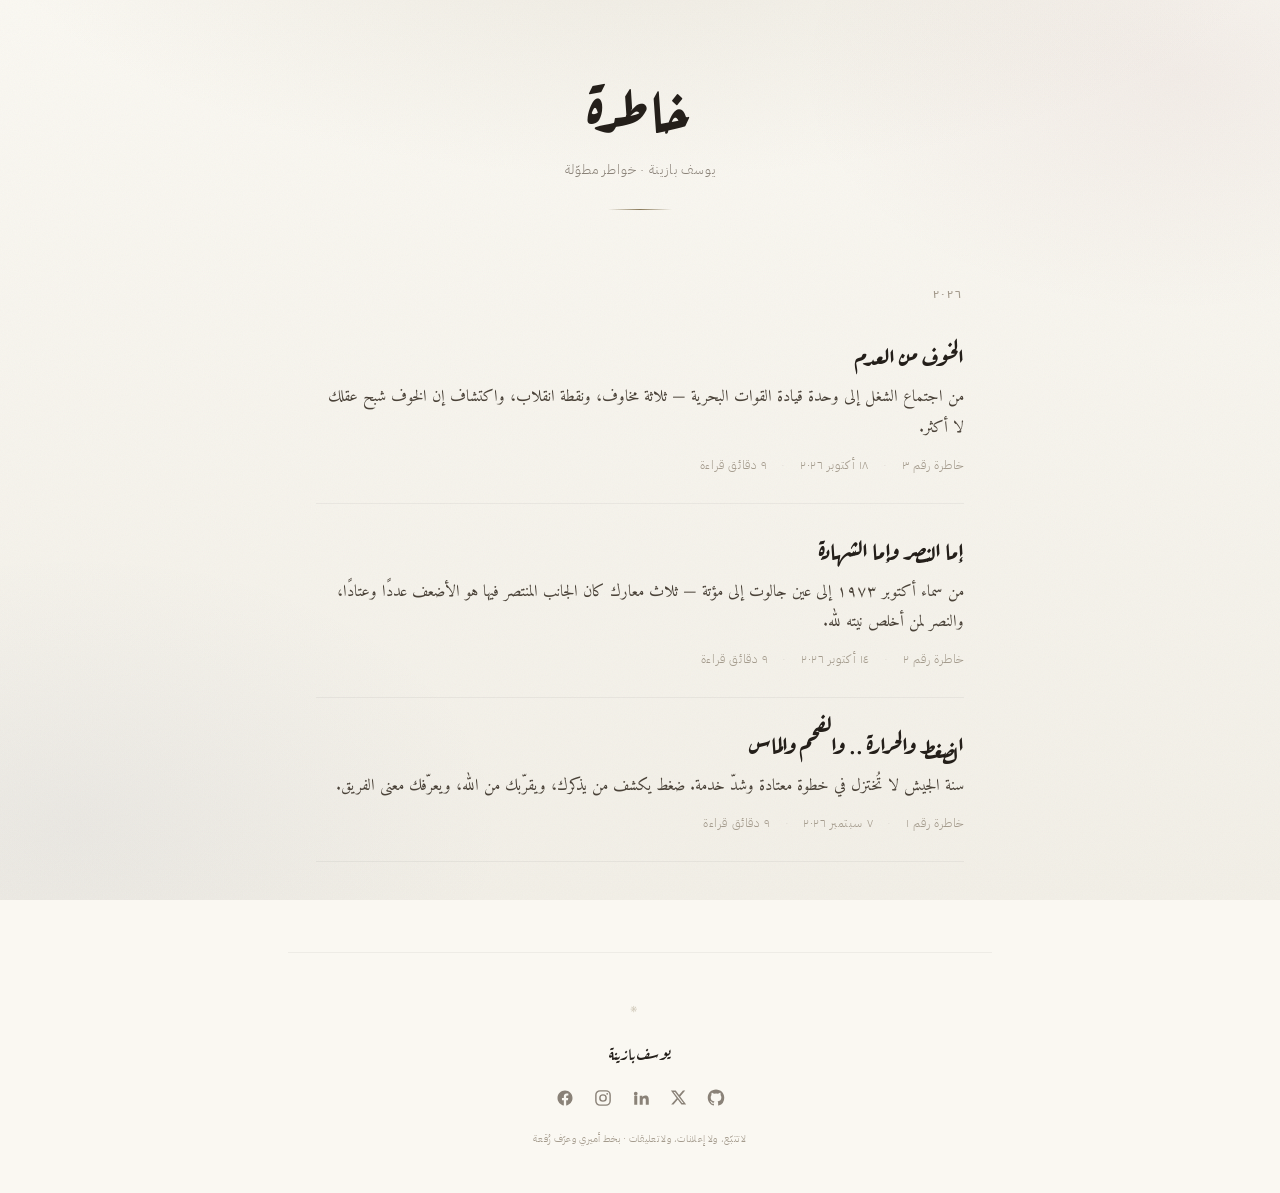
<file: index.html>
<!DOCTYPE html>
<html lang="ar" dir="rtl">
<head>
<meta charset="UTF-8">
<meta name="viewport" content="width=device-width,initial-scale=1">
<meta name="author" content="يوسف بازينة">
<meta name="description" content="خواطر مطوّلة: تجارب، وقراءة، وما يعلق في الذهن فيستحق أن يُكتب.">
<title>خاطرة - يوسف بازينة</title>
<meta property="og:title" content="خاطرة - يوسف بازينة">
<meta property="og:description" content="خواطر مطوّلة: تجارب، وقراءة، وما يعلق في الذهن فيستحق أن يُكتب.">
<meta property="og:type" content="website">
<meta property="og:locale" content="ar_AR">
<meta name="twitter:card" content="summary">
<link rel="icon" type="image/svg+xml" href="favicon.svg">
<link rel="alternate" type="application/atom+xml" title="خاطرة" href="feed.xml">
<link rel="preconnect" href="https://fonts.googleapis.com">
<link rel="preconnect" href="https://fonts.gstatic.com" crossorigin>
<link href="https://fonts.googleapis.com/css2?family=Amiri:wght@400;700&family=Aref+Ruqaa:wght@400;700&family=IBM+Plex+Sans+Arabic:wght@300;400;500;600&display=swap" rel="stylesheet">
<link rel="stylesheet" href="assets/css/khatra.css">
</head>
<body>

<header class="site-header">
  <h1 class="site-title rise rise-1"><a href="./">خاطرة</a></h1>
  <p class="site-sub rise rise-2">يوسف بازينة · خواطر مطوّلة</p>
  <hr class="rule rise rise-3">
</header>

<main class="feed">
<!-- POSTS:START -->
  <div class="year">٢٠٢٦</div>

  <a class="entry" href="khatra-3/index.html">
    <h2 class="entry-title">الخوف من العدم</h2>
    <p class="entry-desc">من اجتماع الشغل إلى وحدة قيادة القوات البحرية — ثلاثة مخاوف، ونقطة انقلاب، واكتشاف إن الخوف شبح عقلك لا أكثر.</p>
    <div class="entry-meta">
      <span>خاطرة رقم ٣</span>
      <span>١٨ أكتوبر ٢٠٢٦</span>
      <span>٩ دقائق قراءة</span>
    </div>
  </a>

  <a class="entry" href="khatra-2/index.html">
    <h2 class="entry-title">إما النصر وإما الشهادة</h2>
    <p class="entry-desc">من سماء أكتوبر ١٩٧٣ إلى عين جالوت إلى مؤتة — ثلاث معارك كان الجانب المنتصر فيها هو الأضعف عددًا وعتادًا، والنصر لمن أخلص نيته لله.</p>
    <div class="entry-meta">
      <span>خاطرة رقم ٢</span>
      <span>١٤ أكتوبر ٢٠٢٦</span>
      <span>٩ دقائق قراءة</span>
    </div>
  </a>

  <a class="entry" href="khatra-1/index.html">
    <h2 class="entry-title">الضغط والحرارة .. والفحم والماس</h2>
    <p class="entry-desc">سنة الجيش لا تُختزل في خطوة معتادة وشدّ خدمة. ضغط يكشف من يذكرك، ويقرّبك من الله، ويعرّفك معنى الفريق.</p>
    <div class="entry-meta">
      <span>خاطرة رقم ١</span>
      <span>٧ سبتمبر ٢٠٢٦</span>
      <span>٩ دقائق قراءة</span>
    </div>
  </a>
<!-- POSTS:END -->
</main>

<footer class="site-footer">
<!-- FOOTER:START -->
  <div class="footer-ornament">۞</div>
  <div class="footer-name">يوسف بازينة</div>
  <nav class="footer-links">
    <a href="https://github.com/Bazina" target="_blank" rel="me noopener" aria-label="GitHub" title="GitHub">
      <svg width="18" height="18" viewBox="0 0 24 24" fill="currentColor" aria-hidden="true"><path d="M12 .5C5.73.5.99 5.24.99 11.5c0 4.86 3.15 8.98 7.52 10.44.55.1.75-.24.75-.53v-1.9c-3.06.67-3.7-1.3-3.7-1.3-.5-1.28-1.23-1.62-1.23-1.62-1-.68.08-.67.08-.67 1.1.08 1.68 1.14 1.68 1.14.98 1.68 2.58 1.2 3.2.92.1-.71.39-1.2.7-1.48-2.44-.28-5.01-1.22-5.01-5.45 0-1.2.43-2.19 1.14-2.96-.12-.28-.5-1.4.1-2.92 0 0 .93-.3 3.05 1.13a10.5 10.5 0 0 1 5.56 0c2.12-1.43 3.04-1.13 3.04-1.13.61 1.52.23 2.64.11 2.92.71.77 1.14 1.76 1.14 2.96 0 4.24-2.58 5.17-5.03 5.44.4.34.75 1.01.75 2.04v3.03c0 .29.2.64.76.53A11.02 11.02 0 0 0 23 11.5C23 5.24 18.27.5 12 .5z"/></svg>
    </a>
    <a href="https://x.com/YoussefBazina13" target="_blank" rel="me noopener" aria-label="X" title="X">
      <svg width="17" height="17" viewBox="0 0 24 24" fill="currentColor" aria-hidden="true"><path d="M18.24 2.25h3.31l-7.23 8.26 8.5 11.24h-6.65l-5.21-6.82-5.97 6.82H1.68l7.73-8.84L1.25 2.25h6.82l4.71 6.23 5.46-6.23zm-1.16 17.52h1.83L7.02 4.13H5.05l12.03 15.64z"/></svg>
    </a>
    <a href="https://www.linkedin.com/in/youssefbazina13/" target="_blank" rel="me noopener" aria-label="LinkedIn" title="LinkedIn">
      <svg width="18" height="18" viewBox="0 0 24 24" fill="currentColor" aria-hidden="true"><path d="M4.98 3.5a2.5 2.5 0 1 1 0 5 2.5 2.5 0 0 1 0-5zM3 9h4v12H3V9zm7 0h3.8v1.64h.05c.53-.95 1.83-1.95 3.76-1.95 4.02 0 4.76 2.5 4.76 5.76V21h-4v-5.6c0-1.34-.03-3.06-1.9-3.06-1.9 0-2.19 1.45-2.19 2.96V21h-4V9z"/></svg>
    </a>
    <a href="https://www.instagram.com/youssef_bazina/" target="_blank" rel="me noopener" aria-label="Instagram" title="Instagram">
      <svg width="18" height="18" viewBox="0 0 24 24" fill="none" stroke="currentColor" stroke-width="1.9" aria-hidden="true"><rect x="2.5" y="2.5" width="19" height="19" rx="5.5"/><circle cx="12" cy="12" r="4.2"/><circle cx="17.6" cy="6.4" r="1.2" fill="currentColor" stroke="none"/></svg>
    </a>
    <a href="https://www.facebook.com/The13XPlayer" target="_blank" rel="me noopener" aria-label="Facebook" title="Facebook">
      <svg width="18" height="18" viewBox="0 0 24 24" fill="currentColor" aria-hidden="true"><path d="M22 12.06C22 6.5 17.52 2 12 2S2 6.5 2 12.06c0 5.02 3.66 9.18 8.44 9.94v-7.03H7.9v-2.91h2.54V9.85c0-2.52 1.5-3.91 3.77-3.91 1.09 0 2.24.2 2.24.2v2.46h-1.26c-1.24 0-1.63.78-1.63 1.57v1.89h2.78l-.45 2.91h-2.33V22c4.78-.76 8.44-4.92 8.44-9.94z"/></svg>
    </a>
  </nav>
  <p class="footer-meta">لا تتبّع، ولا إعلانات، ولا تعليقات · بخط أميري وعرَف رُقعة</p>
<!-- FOOTER:END -->
</footer>

</body>
</html>
</file>
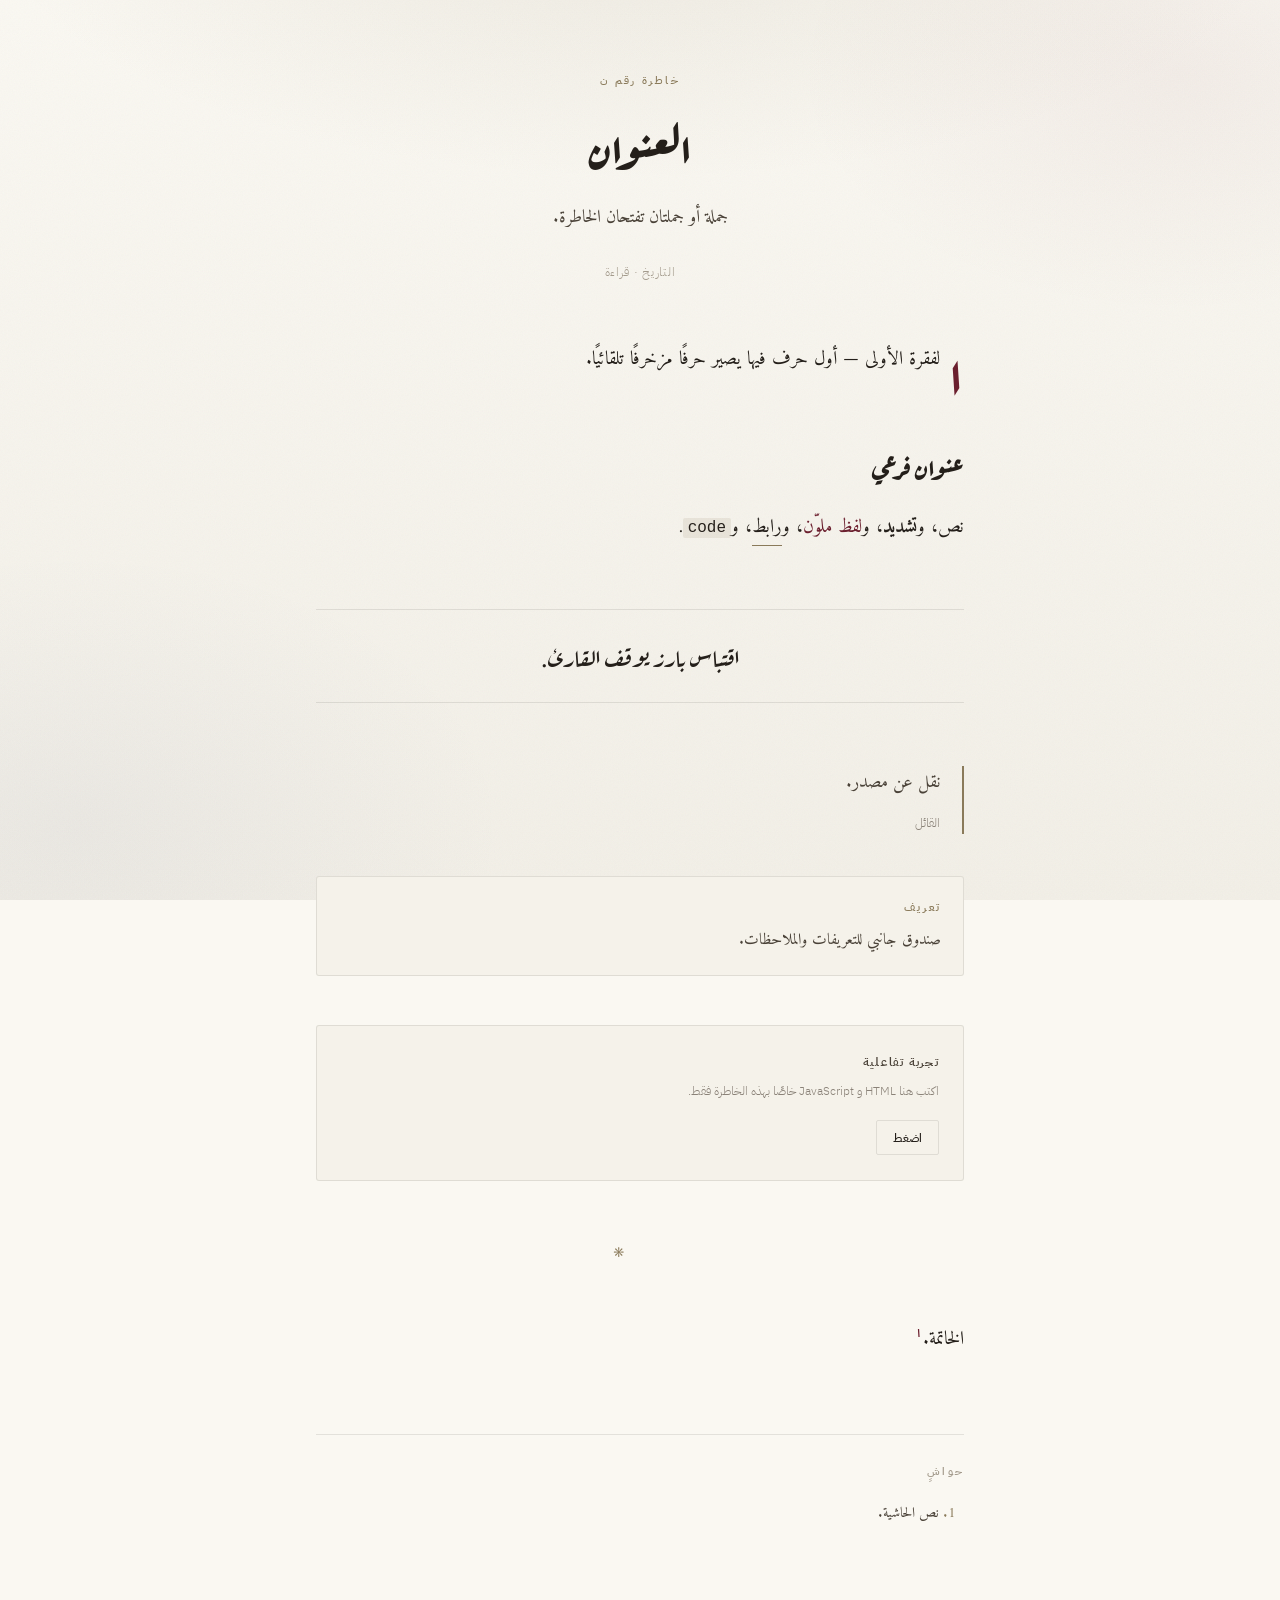
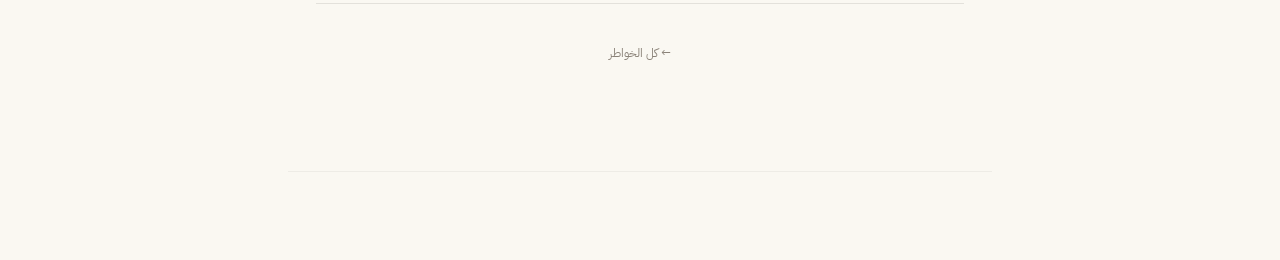
<file: _template/index.html>
<!DOCTYPE html>
<html lang="ar" dir="rtl">
<head>
<meta charset="UTF-8">
<meta name="viewport" content="width=device-width,initial-scale=1">
<meta name="author" content="يوسف بازينة">
<meta name="description" content="وصف قصير يظهر في الصفحة الرئيسية وفي روابط المشاركة.">
<title>خاطرة رقم ن - العنوان</title>
<link rel="canonical" href="https://bazina.github.io/khatra/SLUG/">

<meta property="og:type" content="article">
<meta property="og:locale" content="ar_AR">
<meta property="og:site_name" content="خاطرة">
<meta property="og:title" content="خاطرة رقم ن - العنوان">
<meta property="og:description" content="وصف قصير يظهر في الصفحة الرئيسية وفي روابط المشاركة.">
<meta property="og:url" content="https://bazina.github.io/khatra/SLUG/">
<meta property="article:published_time" content="2026-01-01T00:00:00Z">
<meta property="article:author" content="يوسف بازينة">
<meta property="article:section" content="خواطر">

<meta name="twitter:card" content="summary">
<meta name="twitter:title" content="خاطرة رقم ن">
<meta name="twitter:description" content="وصف قصير يظهر في الصفحة الرئيسية وفي روابط المشاركة.">

<link rel="icon" type="image/svg+xml" href="../favicon.svg">
<link rel="alternate" type="application/atom+xml" title="خاطرة" href="../feed.xml">
<link rel="preconnect" href="https://fonts.googleapis.com">
<link rel="preconnect" href="https://fonts.gstatic.com" crossorigin>
<link href="https://fonts.googleapis.com/css2?family=Amiri:wght@400;700&family=Aref+Ruqaa:wght@400;700&family=IBM+Plex+Sans+Arabic:wght@300;400;500;600&display=swap" rel="stylesheet">
<link rel="stylesheet" href="../assets/css/khatra.css">
</head>
<body>

<div class="progress" id="progress"></div>

<article class="article">

  <header class="article-header">
    <div class="kicker rise rise-1">خاطرة رقم ن</div>
    <h1 class="article-title rise rise-2">العنوان</h1>
    <p class="article-standfirst rise rise-3">جملة أو جملتان تفتحان الخاطرة.</p>
    <div class="article-meta rise rise-3">
      التاريخ · <span class="rt">قراءة</span>
    </div>
  </header>

  <!-- صورة افتتاحية اختيارية
  <figure class="hero">
    <img src="hero.jpg" alt="">
    <figcaption>التعليق والمصدر</figcaption>
  </figure>
  -->

  <div class="prose">

    <p>الفقرة الأولى — أول حرف فيها يصير حرفًا مزخرفًا تلقائيًا.</p>

    <h2>عنوان فرعي</h2>

    <p>نص، و<strong>تشديد</strong>، و<em>لفظ ملوّن</em>، و<a href="#">رابط</a>، و<code>code</code>.</p>

    <div class="pull">اقتباس بارز يوقف القارئ.</div>

    <blockquote>
      نقل عن مصدر.
      <cite>القائل</cite>
    </blockquote>

    <div class="def">
      <div class="def-label">تعريف</div>
      <p>صندوق جانبي للتعريفات والملاحظات.</p>
    </div>

    <div class="demo">
      <div class="demo-title">تجربة تفاعلية</div>
      <div class="demo-note">اكتب هنا HTML و JavaScript خاصًا بهذه الخاطرة فقط.</div>
      <button type="button">اضغط</button>
    </div>

    <div class="divider">۞</div>

    <p>الخاتمة.<span class="fn">١</span></p>

    <div class="notes">
      <div class="notes-title">حواشٍ</div>
      <ol>
        <li>نص الحاشية.</li>
      </ol>
    </div>

  </div>

  <footer class="article-footer">
    <a class="back" href="../">← كل الخواطر</a>
  </footer>

</article>

<footer class="site-footer">
<!-- FOOTER:START -->
<!-- FOOTER:END -->
</footer>

<script>
(function(){
  var bar=document.getElementById('progress');
  var tick=function(){
    var h=document.documentElement;
    var max=h.scrollHeight-h.clientHeight;
    bar.style.width=(max>0?(h.scrollTop/max)*100:0)+'%';
  };
  addEventListener('scroll',tick,{passive:true});
  tick();
})();
</script>

</body>
</html>
</file>
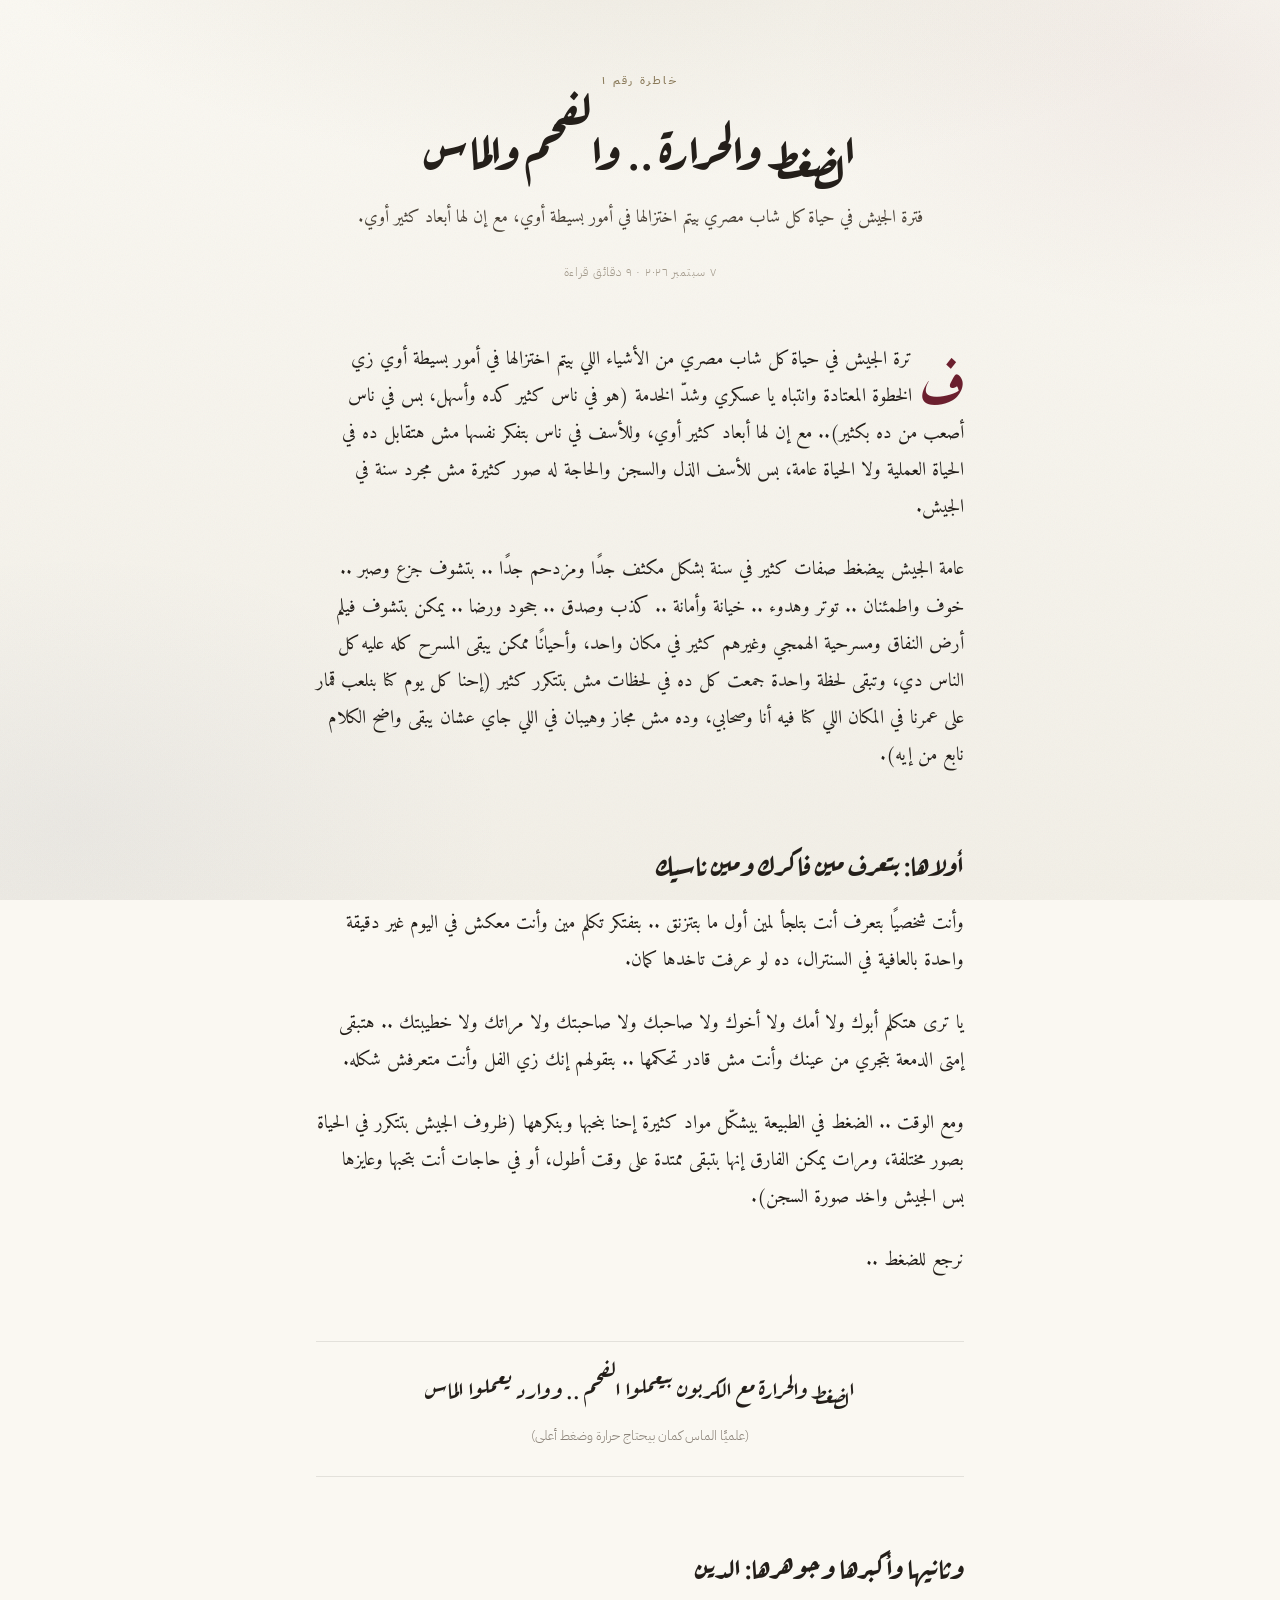
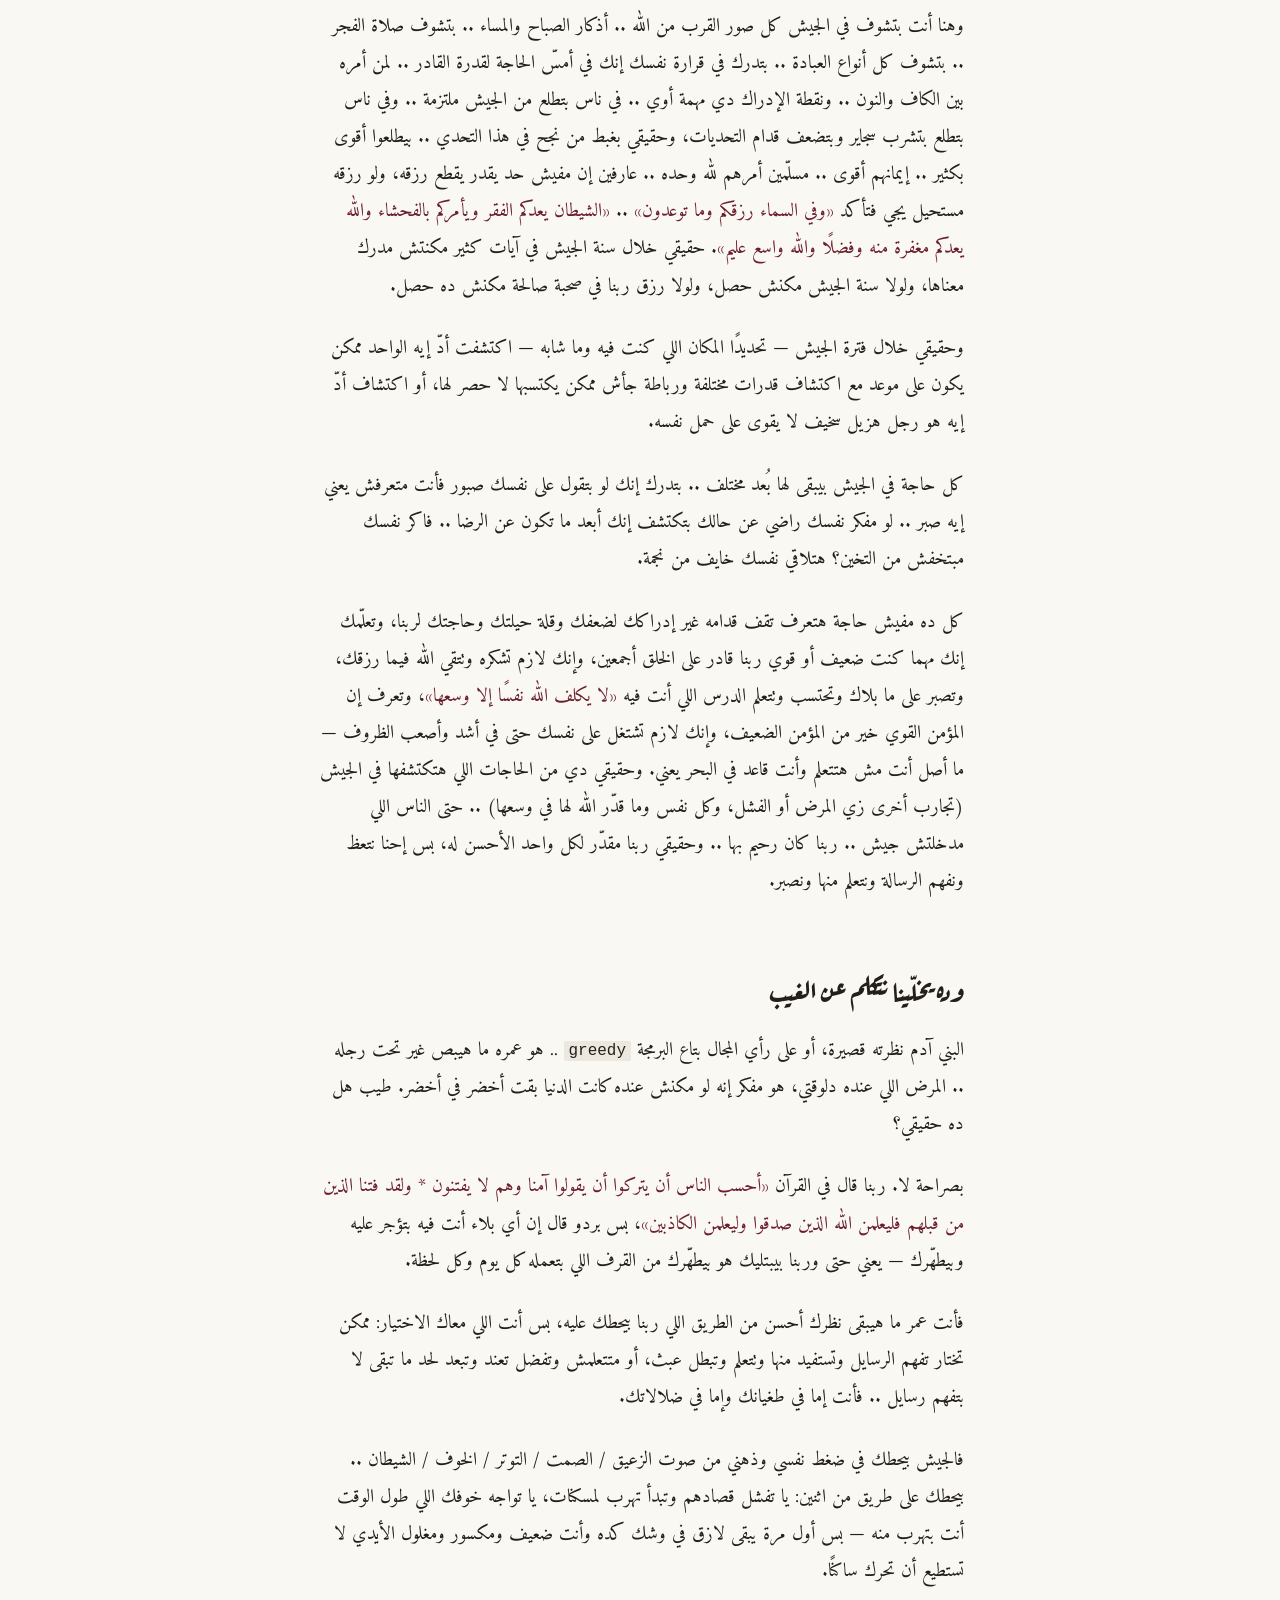
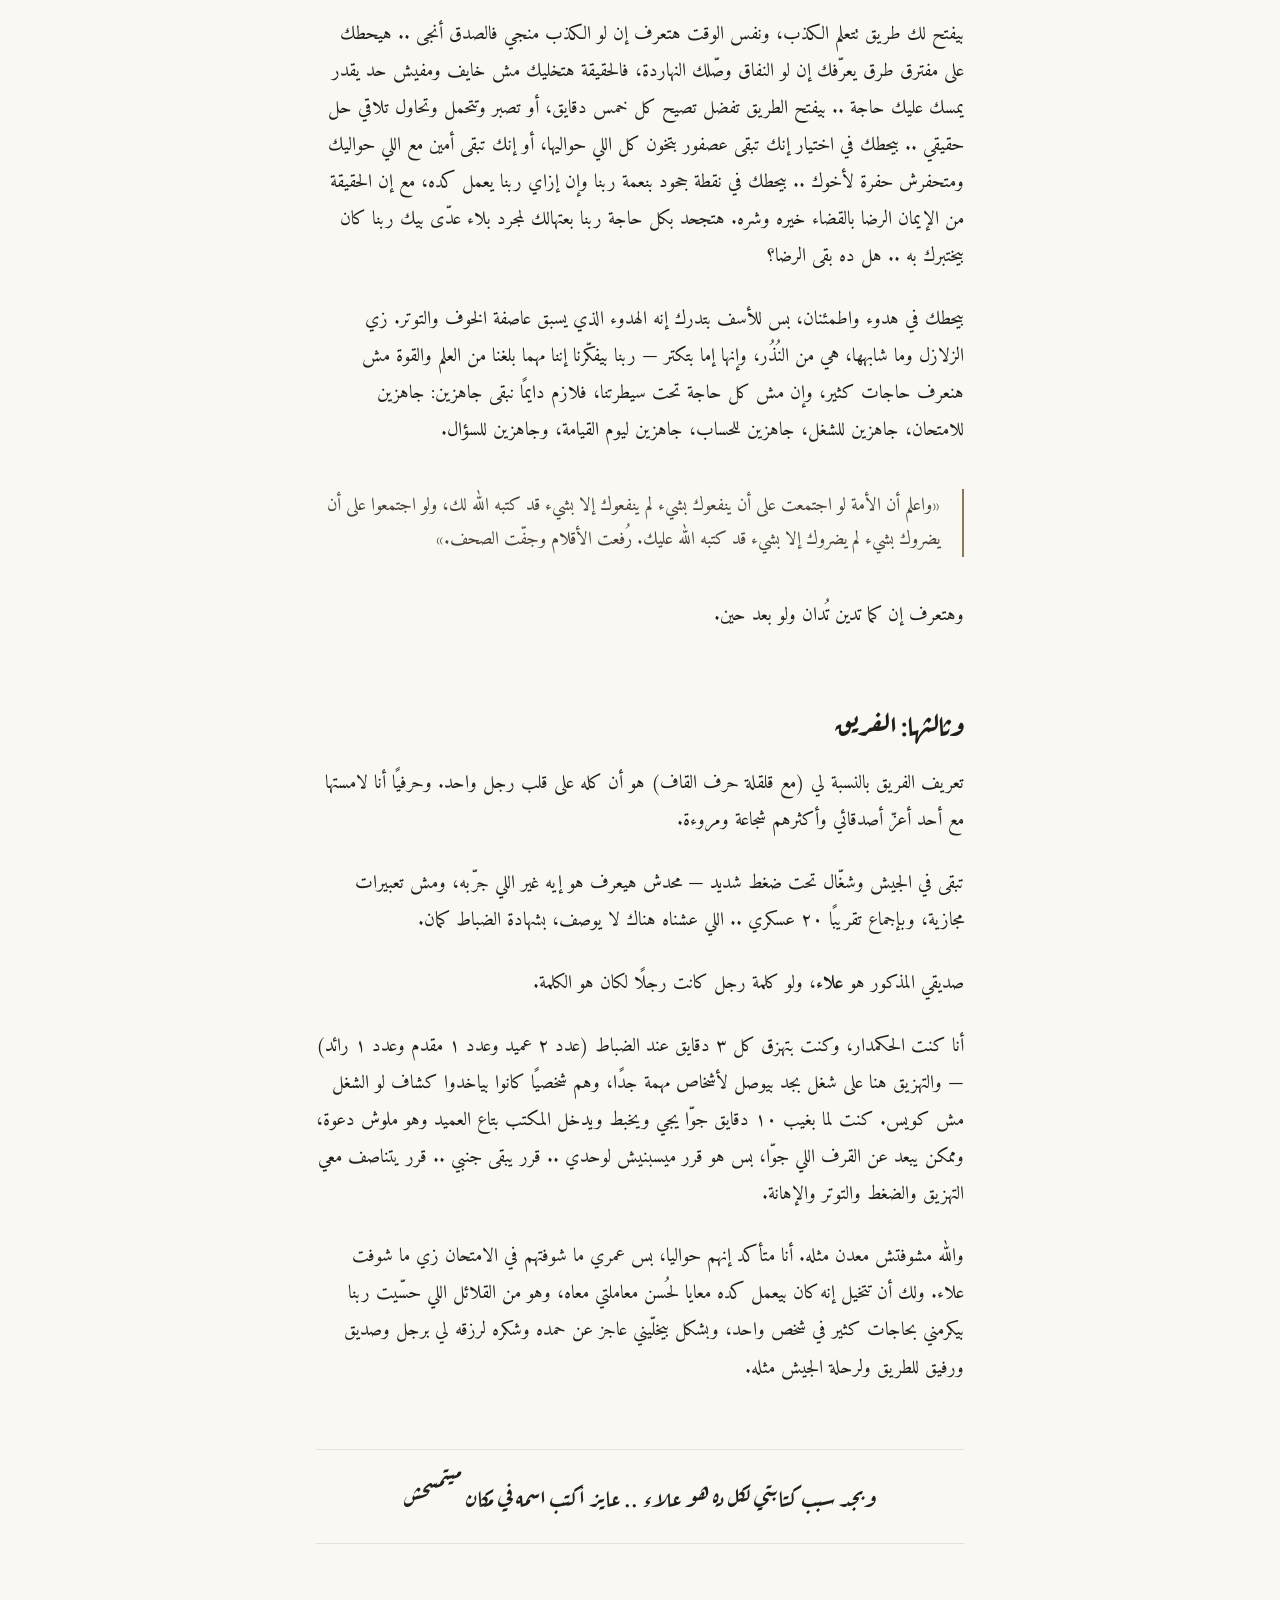
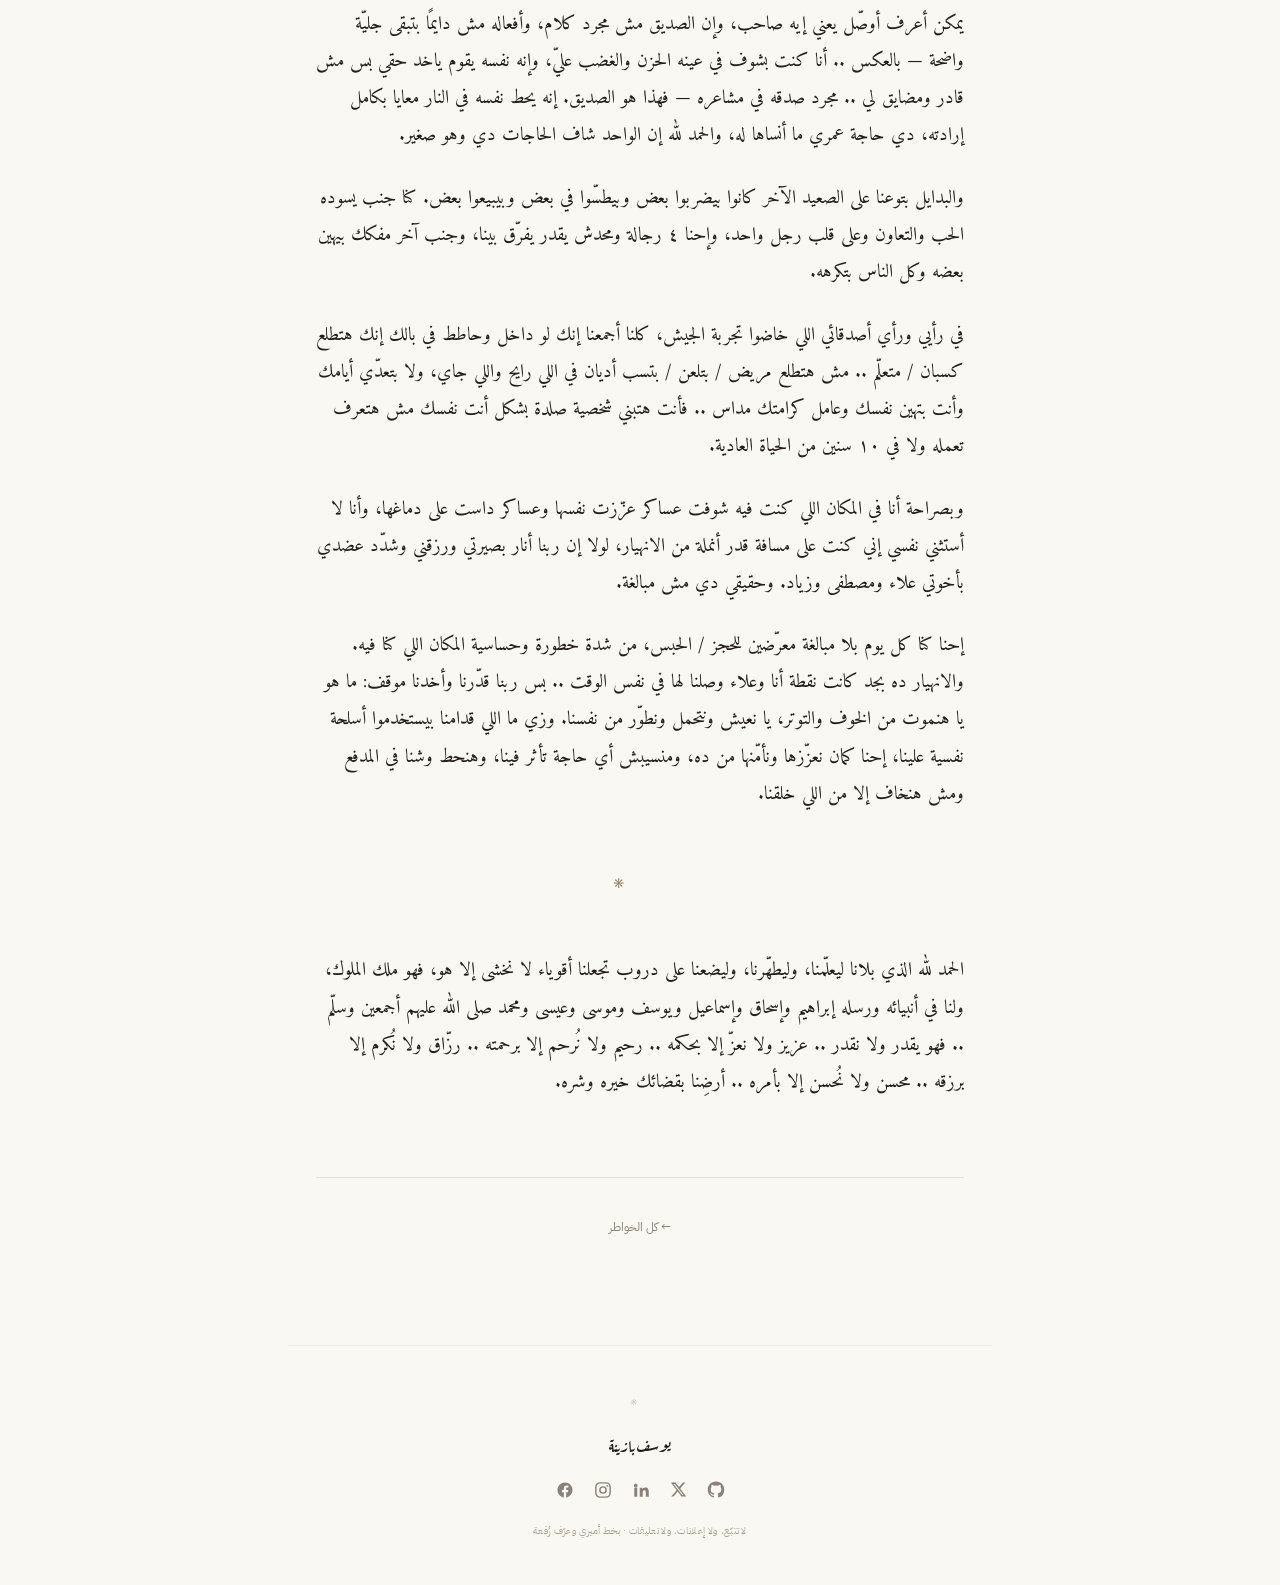
<file: khatra-1/index.html>
<!DOCTYPE html>
<html lang="ar" dir="rtl">
<head>
<meta charset="UTF-8">
<meta name="viewport" content="width=device-width,initial-scale=1">
<meta name="author" content="يوسف بازينة">
<meta name="description" content="سنة الجيش لا تُختزل في خطوة معتادة وشدّ خدمة. ضغط يكشف من يذكرك، ويقرّبك من الله، ويعرّفك معنى الفريق.">
<title>خاطرة رقم ١ - سنة الجيش: الضغط والحرارة والفحم والماس</title>
<link rel="canonical" href="https://bazina.github.io/khatra/khatra-1/">

<meta property="og:type" content="article">
<meta property="og:locale" content="ar_AR">
<meta property="og:site_name" content="خاطرة">
<meta property="og:title" content="خاطرة رقم ١ - سنة الجيش: الضغط والحرارة والفحم والماس">
<meta property="og:description" content="سنة الجيش لا تُختزل في خطوة معتادة وشدّ خدمة. ضغط يكشف من يذكرك، ويقرّبك من الله، ويعرّفك معنى الفريق.">
<meta property="og:url" content="https://bazina.github.io/khatra/khatra-1/">
<meta property="article:published_time" content="2026-09-07T00:00:00Z">
<meta property="article:author" content="يوسف بازينة">
<meta property="article:section" content="خواطر · الجيش · الصحبة">

<meta name="twitter:card" content="summary">
<meta name="twitter:title" content="خاطرة رقم ١">
<meta name="twitter:description" content="سنة الجيش لا تُختزل في خطوة معتادة وشدّ خدمة. ضغط يكشف من يذكرك، ويقرّبك من الله، ويعرّفك معنى الفريق.">

<link rel="icon" type="image/svg+xml" href="../favicon.svg">
<link rel="alternate" type="application/atom+xml" title="خاطرة" href="../feed.xml">
<link rel="preconnect" href="https://fonts.googleapis.com">
<link rel="preconnect" href="https://fonts.gstatic.com" crossorigin>
<link href="https://fonts.googleapis.com/css2?family=Amiri:wght@400;700&family=Aref+Ruqaa:wght@400;700&family=IBM+Plex+Sans+Arabic:wght@300;400;500;600&display=swap" rel="stylesheet">
<link rel="stylesheet" href="../assets/css/khatra.css">
</head>
<body>

<div class="progress" id="progress"></div>

<article class="article">

  <header class="article-header">
    <div class="kicker rise rise-1">خاطرة رقم ١</div>
    <h1 class="article-title rise rise-2">الضغط والحرارة .. والفحم والماس</h1>
    <p class="article-standfirst rise rise-3">فترة الجيش في حياة كل شاب مصري بيتم اختزالها في أمور بسيطة أوي، مع إن لها أبعاد كثير أوي.</p>
    <div class="article-meta rise rise-3">
      ٧ سبتمبر ٢٠٢٦ · <span class="rt">٩ دقائق قراءة</span>
    </div>
  </header>

  <div class="prose">

    <p>فترة الجيش في حياة كل شاب مصري من الأشياء اللي بيتم اختزالها في أمور بسيطة أوي زي الخطوة المعتادة وانتباه يا عسكري وشدّ الخدمة (هو في ناس كثير كده وأسهل، بس في ناس أصعب من ده بكثير).. مع إن لها أبعاد كثير أوي، وللأسف في ناس بتفكر نفسها مش هتقابل ده في الحياة العملية ولا الحياة عامة، بس للأسف الذل والسجن والحاجة له صور كثيرة مش مجرد سنة في الجيش.</p>

    <p>عامة الجيش بيضغط صفات كثير في سنة بشكل مكثف جدًا ومزدحم جدًا .. بتشوف جزع وصبر .. خوف واطمئنان .. توتر وهدوء .. خيانة وأمانة .. كذب وصدق .. جحود ورضا .. يمكن بتشوف فيلم أرض النفاق ومسرحية الهمجي وغيرهم كثير في مكان واحد، وأحيانًا ممكن يبقى المسرح كله عليه كل الناس دي، وتبقى لحظة واحدة جمعت كل ده في لحظات مش بتتكرر كثير (إحنا كل يوم كنا بنلعب قمار على عمرنا في المكان اللي كنا فيه أنا وصحابي، وده مش مجاز وهيبان في اللي جاي عشان يبقى واضح الكلام نابع من إيه).</p>

    <h2>أولاها: بتعرف مين فاكرك ومين ناسيك</h2>

    <p>وأنت شخصيًا بتعرف أنت بتلجأ لمين أول ما بتتزنق .. بتفتكر تكلم مين وأنت معكش في اليوم غير دقيقة واحدة بالعافية في السنترال، ده لو عرفت تاخدها كمان.</p>

    <p>يا ترى هتكلم أبوك ولا أمك ولا أخوك ولا صاحبك ولا صاحبتك ولا مراتك ولا خطيبتك .. هتبقى إمتى الدمعة بتجري من عينك وأنت مش قادر تحكمها .. بتقولهم إنك زي الفل وأنت متعرفش شكله.</p>

    <p>ومع الوقت .. الضغط في الطبيعة بيشكّل مواد كثيرة إحنا بنحبها وبنكرهها (ظروف الجيش بتتكرر في الحياة بصور مختلفة، ومرات يمكن الفارق إنها بتبقى ممتدة على وقت أطول، أو في حاجات أنت بتحبها وعايزها بس الجيش واخد صورة السجن).</p>

    <p>نرجع للضغط ..</p>

    <div class="pull">الضغط والحرارة مع الكربون بيعملوا الفحم .. ووارد يعملوا الماس<br><span class="pull-sub">(علميًا الماس كمان بيحتاج حرارة وضغط أعلى)</span></div>

    <h2>وثانيها وأكبرها وجوهرها: الدين</h2>

    <p>وهنا أنت بتشوف في الجيش كل صور القرب من الله .. أذكار الصباح والمساء .. بتشوف صلاة الفجر .. بتشوف كل أنواع العبادة .. بتدرك في قرارة نفسك إنك في أمسّ الحاجة لقدرة القادر .. لمن أمره بين الكاف والنون .. ونقطة الإدراك دي مهمة أوي .. في ناس بتطلع من الجيش ملتزمة .. وفي ناس بتطلع بتشرب سجاير وبتضعف قدام التحديات، وحقيقي بغبط من نجح في هذا التحدي .. بيطلعوا أقوى بكثير .. إيمانهم أقوى .. مسلّمين أمرهم لله وحده .. عارفين إن مفيش حد يقدر يقطع رزقه، ولو رزقه مستحيل يجي فتأكد <em>«وفي السماء رزقكم وما توعدون»</em> .. <em>«الشيطان يعدكم الفقر ويأمركم بالفحشاء والله يعدكم مغفرة منه وفضلًا والله واسع عليم»</em>. حقيقي خلال سنة الجيش في آيات كثير مكنتش مدرك معناها، ولولا سنة الجيش مكنش حصل، ولولا رزق ربنا في صحبة صالحة مكنش ده حصل.</p>

    <p>وحقيقي خلال فترة الجيش — تحديدًا المكان اللي كنت فيه وما شابه — اكتشفت أدّ إيه الواحد ممكن يكون على موعد مع اكتشاف قدرات مختلفة ورباطة جأش ممكن يكتسبها لا حصر لها، أو اكتشاف أدّ إيه هو رجل هزيل سخيف لا يقوى على حمل نفسه.</p>

    <p>كل حاجة في الجيش بيبقى لها بُعد مختلف .. بتدرك إنك لو بتقول على نفسك صبور فأنت متعرفش يعني إيه صبر .. لو مفكر نفسك راضي عن حالك بتكتشف إنك أبعد ما تكون عن الرضا .. فاكر نفسك مبتخفش من التخين؟ هتلاقي نفسك خايف من نجمة.</p>

    <p>كل ده مفيش حاجة هتعرف تقف قدامه غير إدراكك لضعفك وقلة حيلتك وحاجتك لربنا، وتعلّمك إنك مهما كنت ضعيف أو قوي ربنا قادر على الخلق أجمعين، وإنك لازم تشكره وتتقي الله فيما رزقك، وتصبر على ما بلاك وتحتسب وتتعلم الدرس اللي أنت فيه <em>«لا يكلف الله نفسًا إلا وسعها»</em>، وتعرف إن المؤمن القوي خير من المؤمن الضعيف، وإنك لازم تشتغل على نفسك حتى في أشد وأصعب الظروف — ما أصل أنت مش هتتعلم وأنت قاعد في البحر يعني. وحقيقي دي من الحاجات اللي هتكتشفها في الجيش (تجارب أخرى زي المرض أو الفشل، وكل نفس وما قدّر الله لها في وسعها) .. حتى الناس اللي مدخلتش جيش .. ربنا كان رحيم بها .. وحقيقي ربنا مقدّر لكل واحد الأحسن له، بس إحنا نتعظ ونفهم الرسالة ونتعلم منها ونصبر.</p>

    <h2>وده يخلّينا نتكلم عن الغيب</h2>

    <p>البني آدم نظرته قصيرة، أو على رأي المجال بتاع البرمجة <code>greedy</code> .. هو عمره ما هيبص غير تحت رجله .. المرض اللي عنده دلوقتي، هو مفكر إنه لو مكنش عنده كانت الدنيا بقت أخضر في أخضر. طيب هل ده حقيقي؟</p>

    <p>بصراحة لا. ربنا قال في القرآن <em>«أحسب الناس أن يتركوا أن يقولوا آمنا وهم لا يفتنون * ولقد فتنا الذين من قبلهم فليعلمن الله الذين صدقوا وليعلمن الكاذبين»</em>، بس بردو قال إن أي بلاء أنت فيه بتؤجر عليه وبيطهّرك — يعني حتى وربنا بيبتليك هو بيطهّرك من القرف اللي بتعمله كل يوم وكل لحظة.</p>

    <p>فأنت عمر ما هيبقى نظرك أحسن من الطريق اللي ربنا بيحطك عليه، بس أنت اللي معاك الاختيار: ممكن تختار تفهم الرسايل وتستفيد منها وتتعلم وتبطل عبث، أو متتعلمش وتفضل تعند وتبعد لحد ما تبقى لا بتفهم رسايل .. فأنت إما في طغيانك وإما في ضلالاتك.</p>

    <p>فالجيش بيحطك في ضغط نفسي وذهني من صوت الزعيق / الصمت / التوتر / الخوف / الشيطان .. بيحطك على طريق من اثنين: يا تفشل قصادهم وتبدأ تهرب لمسكنات، يا تواجه خوفك اللي طول الوقت أنت بتهرب منه — بس أول مرة يبقى لازق في وشك كده وأنت ضعيف ومكسور ومغلول الأيدي لا تستطيع أن تحرك ساكنًا.</p>

    <p>بيفتح لك طريق تتعلم الكذب، ونفس الوقت هتعرف إن لو الكذب منجي فالصدق أنجى .. هيحطك على مفترق طرق يعرّفك إن لو النفاق وصّلك النهاردة، فالحقيقة هتخليك مش خايف ومفيش حد يقدر يمسك عليك حاجة .. بيفتح الطريق تفضل تصيح كل خمس دقايق، أو تصبر وتتحمل وتحاول تلاقي حل حقيقي .. بيحطك في اختيار إنك تبقى عصفور بتخون كل اللي حواليها، أو إنك تبقى أمين مع اللي حواليك ومتحفرش حفرة لأخوك .. بيحطك في نقطة جحود بنعمة ربنا وإن إزاي ربنا يعمل كده، مع إن الحقيقة من الإيمان الرضا بالقضاء خيره وشره. هتجحد بكل حاجة ربنا بعتهالك لمجرد بلاء عدّى بيك ربنا كان بيختبرك به .. هل ده بقى الرضا؟</p>

    <p>بيحطك في هدوء واطمئنان، بس للأسف بتدرك إنه الهدوء الذي يسبق عاصفة الخوف والتوتر. زي الزلازل وما شابهها، هي من النُذُر، وإنها إما بتكتر — ربنا بيفكّرنا إننا مهما بلغنا من العلم والقوة مش هنعرف حاجات كثير، وإن مش كل حاجة تحت سيطرتنا، فلازم دايمًا نبقى جاهزين: جاهزين للامتحان، جاهزين للشغل، جاهزين للحساب، جاهزين ليوم القيامة، وجاهزين للسؤال.</p>

    <blockquote>«واعلم أن الأمة لو اجتمعت على أن ينفعوك بشيء لم ينفعوك إلا بشيء قد كتبه الله لك، ولو اجتمعوا على أن يضروك بشيء لم يضروك إلا بشيء قد كتبه الله عليك. رُفعت الأقلام وجفّت الصحف.»</blockquote>

    <p>وهتعرف إن كما تدين تُدان ولو بعد حين.</p>

    <h2>وثالثها: الفريق</h2>

    <p>تعريف الفريق بالنسبة لي (مع قلقلة حرف القاف) هو أن كله على قلب رجل واحد. وحرفيًا أنا لامستها مع أحد أعزّ أصدقائي وأكثرهم شجاعة ومروءة.</p>

    <p>تبقى في الجيش وشغّال تحت ضغط شديد — محدش هيعرف هو إيه غير اللي جرّبه، ومش تعبيرات مجازية، وبإجماع تقريبًا ٢٠ عسكري .. اللي عشناه هناك لا يوصف، بشهادة الضباط كمان.</p>

    <p>صديقي المذكور هو <strong>علاء</strong>، ولو كلمة رجل كانت رجلًا لكان هو الكلمة.</p>

    <p>أنا كنت الحكمدار، وكنت بتهزق كل ٣ دقايق عند الضباط (عدد ٢ عميد وعدد ١ مقدم وعدد ١ رائد) — والتهزيق هنا على شغل بجد بيوصل لأشخاص مهمة جدًا، وهم شخصيًا كانوا بياخدوا كشاف لو الشغل مش كويس. كنت لما بغيب ١٠ دقايق جوّا يجي ويخبط ويدخل المكتب بتاع العميد وهو ملوش دعوة، وممكن يبعد عن القرف اللي جوّا، بس هو قرر ميسبنيش لوحدي .. قرر يبقى جنبي .. قرر يتناصف معي التهزيق والضغط والتوتر والإهانة.</p>

    <p>والله مشوفتش معدن مثله. أنا متأكد إنهم حواليا، بس عمري ما شوفتهم في الامتحان زي ما شوفت علاء. ولك أن تتخيل إنه كان بيعمل كده معايا لحُسن معاملتي معاه، وهو من القلائل اللي حسّيت ربنا بيكرمني بحاجات كثير في شخص واحد، وبشكل بيخلّيني عاجز عن حمده وشكره لرزقه لي برجل وصديق ورفيق للطريق ولرحلة الجيش مثله.</p>

    <div class="pull">وبجد سبب كتابتي لكل ده هو علاء .. عايز أكتب اسمه في مكان ميتمسحش</div>

    <p>يمكن أعرف أوصّل يعني إيه صاحب، وإن الصديق مش مجرد كلام، وأفعاله مش دايمًا بتبقى جليّة واضحة — بالعكس .. أنا كنت بشوف في عينه الحزن والغضب عليّ، وإنه نفسه يقوم ياخد حقي بس مش قادر ومضايق لي .. مجرد صدقه في مشاعره — فهذا هو الصديق. إنه يحط نفسه في النار معايا بكامل إرادته، دي حاجة عمري ما أنساها له، والحمد لله إن الواحد شاف الحاجات دي وهو صغير.</p>

    <p>والبدايل بتوعنا على الصعيد الآخر كانوا بيضربوا بعض وبيطسّوا في بعض وبيبيعوا بعض. كنا جنب يسوده الحب والتعاون وعلى قلب رجل واحد، وإحنا ٤ رجالة ومحدش يقدر يفرّق بينا، وجنب آخر مفكك بيهين بعضه وكل الناس بتكرهه.</p>

    <p>في رأيي ورأي أصدقائي اللي خاضوا تجربة الجيش، كلنا أجمعنا إنك لو داخل وحاطط في بالك إنك هتطلع كسبان / متعلّم .. مش هتطلع مريض / بتلعن / بتسب أديان في اللي رايح واللي جاي، ولا بتعدّي أيامك وأنت بتهين نفسك وعامل كرامتك مداس .. فأنت هتبني شخصية صلدة بشكل أنت نفسك مش هتعرف تعمله ولا في ١٠ سنين من الحياة العادية.</p>

    <p>وبصراحة أنا في المكان اللي كنت فيه شوفت عساكر عزّزت نفسها وعساكر داست على دماغها، وأنا لا أستثني نفسي إني كنت على مسافة قدر أنملة من الانهيار، لولا إن ربنا أنار بصيرتي ورزقني وشدّد عضدي بأخوتي علاء ومصطفى وزياد. وحقيقي دي مش مبالغة.</p>

    <p>إحنا كنا كل يوم بلا مبالغة معرّضين للحجز / الحبس، من شدة خطورة وحساسية المكان اللي كنا فيه. والانهيار ده بجد كانت نقطة أنا وعلاء وصلنا لها في نفس الوقت .. بس ربنا قدّرنا وأخدنا موقف: ما هو يا هنموت من الخوف والتوتر، يا نعيش ونتحمل ونطوّر من نفسنا. وزي ما اللي قدامنا بيستخدموا أسلحة نفسية علينا، إحنا كمان نعزّزها ونأمّنها من ده، ومنسيبش أي حاجة تأثر فينا، وهنحط وشنا في المدفع ومش هنخاف إلا من اللي خلقنا.</p>

    <div class="divider">۞</div>

    <p>الحمد لله الذي بلانا ليعلّمنا، وليطهّرنا، وليضعنا على دروب تجعلنا أقوياء لا نخشى إلا هو، فهو ملك الملوك، ولنا في أنبيائه ورسله إبراهيم وإسحاق وإسماعيل ويوسف وموسى وعيسى ومحمد صلى الله عليهم أجمعين وسلّم .. فهو يقدر ولا نقدر .. عزيز ولا نعزّ إلا بحكمه .. رحيم ولا نُرحم إلا برحمته .. رزّاق ولا نُكرم إلا برزقه .. محسن ولا نُحسن إلا بأمره .. أرضِنا بقضائك خيره وشره.</p>

  </div>

  <footer class="article-footer">
    <a class="back" href="../">← كل الخواطر</a>
  </footer>

</article>

<footer class="site-footer">
<!-- FOOTER:START -->
  <div class="footer-ornament">۞</div>
  <div class="footer-name">يوسف بازينة</div>
  <nav class="footer-links">
    <a href="https://github.com/Bazina" target="_blank" rel="me noopener" aria-label="GitHub" title="GitHub">
      <svg width="18" height="18" viewBox="0 0 24 24" fill="currentColor" aria-hidden="true"><path d="M12 .5C5.73.5.99 5.24.99 11.5c0 4.86 3.15 8.98 7.52 10.44.55.1.75-.24.75-.53v-1.9c-3.06.67-3.7-1.3-3.7-1.3-.5-1.28-1.23-1.62-1.23-1.62-1-.68.08-.67.08-.67 1.1.08 1.68 1.14 1.68 1.14.98 1.68 2.58 1.2 3.2.92.1-.71.39-1.2.7-1.48-2.44-.28-5.01-1.22-5.01-5.45 0-1.2.43-2.19 1.14-2.96-.12-.28-.5-1.4.1-2.92 0 0 .93-.3 3.05 1.13a10.5 10.5 0 0 1 5.56 0c2.12-1.43 3.04-1.13 3.04-1.13.61 1.52.23 2.64.11 2.92.71.77 1.14 1.76 1.14 2.96 0 4.24-2.58 5.17-5.03 5.44.4.34.75 1.01.75 2.04v3.03c0 .29.2.64.76.53A11.02 11.02 0 0 0 23 11.5C23 5.24 18.27.5 12 .5z"/></svg>
    </a>
    <a href="https://x.com/YoussefBazina13" target="_blank" rel="me noopener" aria-label="X" title="X">
      <svg width="17" height="17" viewBox="0 0 24 24" fill="currentColor" aria-hidden="true"><path d="M18.24 2.25h3.31l-7.23 8.26 8.5 11.24h-6.65l-5.21-6.82-5.97 6.82H1.68l7.73-8.84L1.25 2.25h6.82l4.71 6.23 5.46-6.23zm-1.16 17.52h1.83L7.02 4.13H5.05l12.03 15.64z"/></svg>
    </a>
    <a href="https://www.linkedin.com/in/youssefbazina13/" target="_blank" rel="me noopener" aria-label="LinkedIn" title="LinkedIn">
      <svg width="18" height="18" viewBox="0 0 24 24" fill="currentColor" aria-hidden="true"><path d="M4.98 3.5a2.5 2.5 0 1 1 0 5 2.5 2.5 0 0 1 0-5zM3 9h4v12H3V9zm7 0h3.8v1.64h.05c.53-.95 1.83-1.95 3.76-1.95 4.02 0 4.76 2.5 4.76 5.76V21h-4v-5.6c0-1.34-.03-3.06-1.9-3.06-1.9 0-2.19 1.45-2.19 2.96V21h-4V9z"/></svg>
    </a>
    <a href="https://www.instagram.com/youssef_bazina/" target="_blank" rel="me noopener" aria-label="Instagram" title="Instagram">
      <svg width="18" height="18" viewBox="0 0 24 24" fill="none" stroke="currentColor" stroke-width="1.9" aria-hidden="true"><rect x="2.5" y="2.5" width="19" height="19" rx="5.5"/><circle cx="12" cy="12" r="4.2"/><circle cx="17.6" cy="6.4" r="1.2" fill="currentColor" stroke="none"/></svg>
    </a>
    <a href="https://www.facebook.com/The13XPlayer" target="_blank" rel="me noopener" aria-label="Facebook" title="Facebook">
      <svg width="18" height="18" viewBox="0 0 24 24" fill="currentColor" aria-hidden="true"><path d="M22 12.06C22 6.5 17.52 2 12 2S2 6.5 2 12.06c0 5.02 3.66 9.18 8.44 9.94v-7.03H7.9v-2.91h2.54V9.85c0-2.52 1.5-3.91 3.77-3.91 1.09 0 2.24.2 2.24.2v2.46h-1.26c-1.24 0-1.63.78-1.63 1.57v1.89h2.78l-.45 2.91h-2.33V22c4.78-.76 8.44-4.92 8.44-9.94z"/></svg>
    </a>
  </nav>
  <p class="footer-meta">لا تتبّع، ولا إعلانات، ولا تعليقات · بخط أميري وعرَف رُقعة</p>
<!-- FOOTER:END -->
</footer>

<script>
(function(){
  var bar=document.getElementById('progress');
  var tick=function(){
    var h=document.documentElement;
    var max=h.scrollHeight-h.clientHeight;
    bar.style.width=(max>0?(h.scrollTop/max)*100:0)+'%';
  };
  addEventListener('scroll',tick,{passive:true});
  tick();
})();
</script>

</body>
</html>
</file>
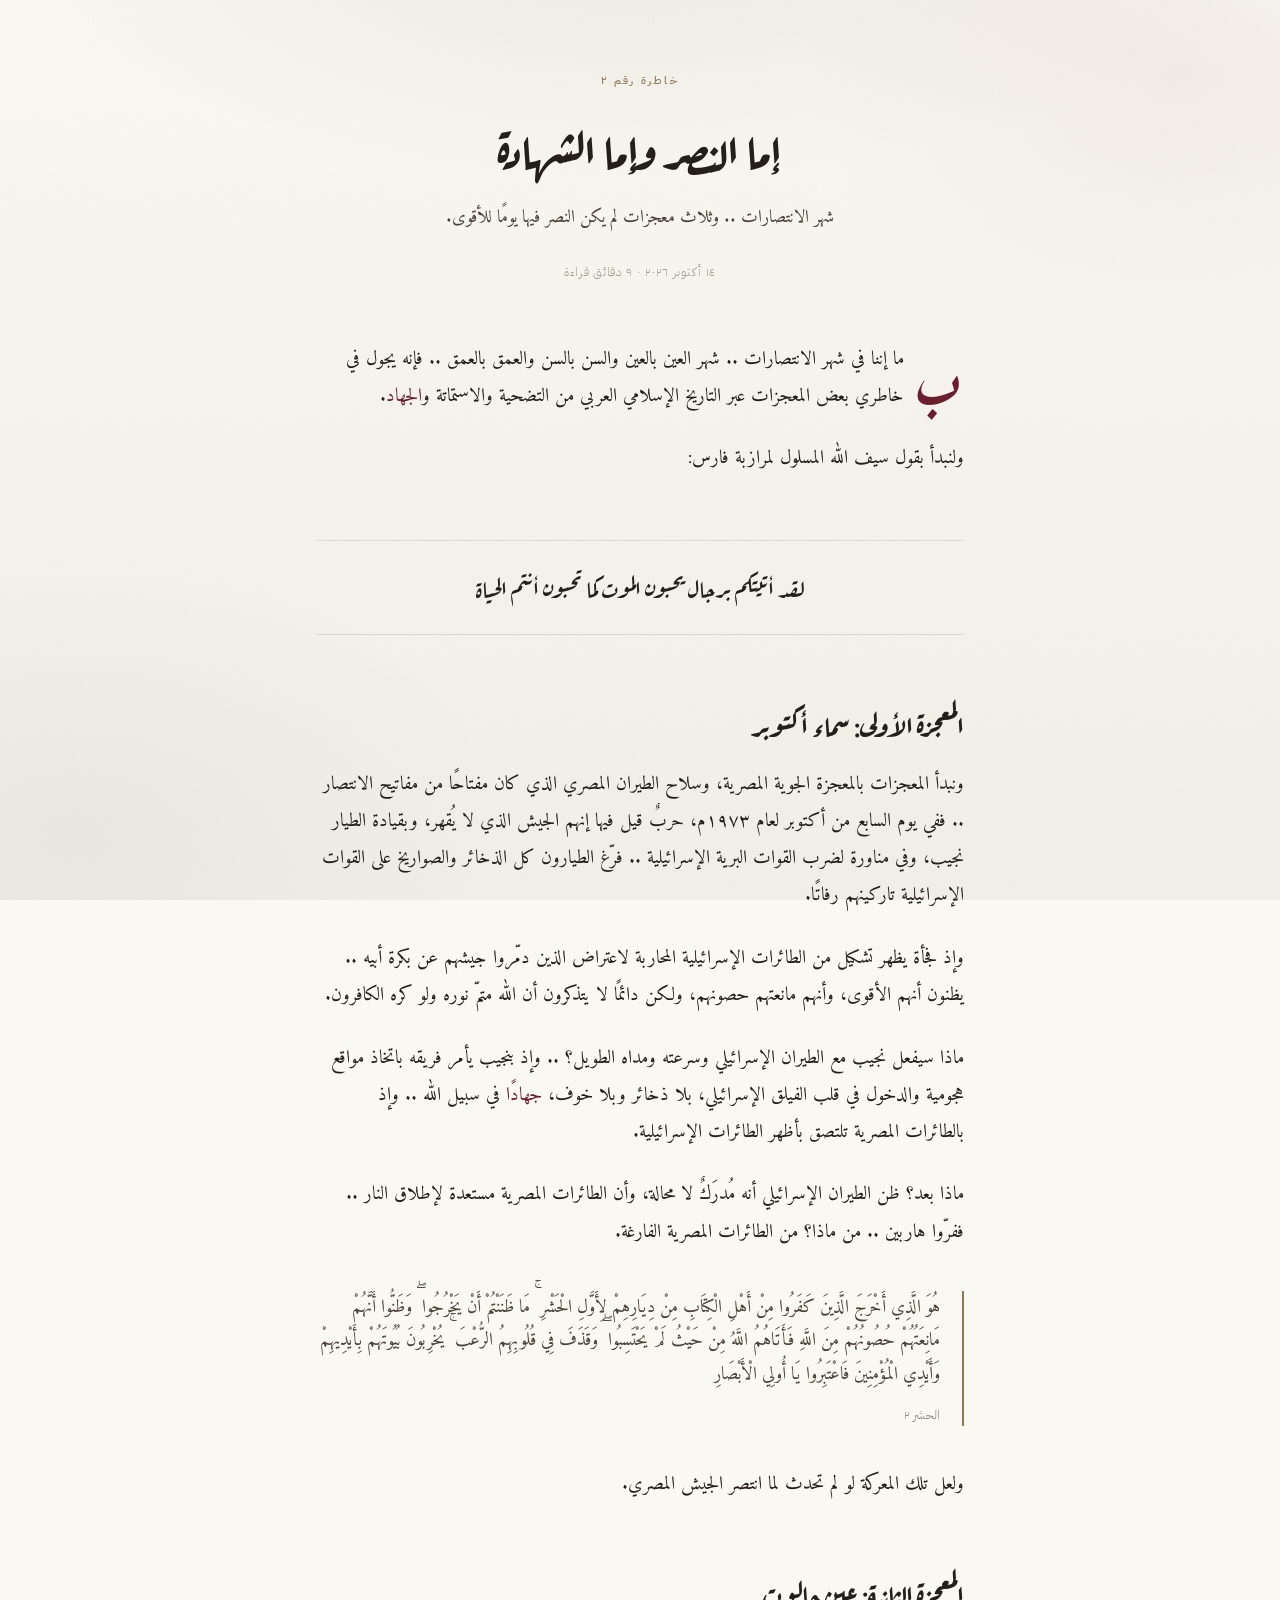
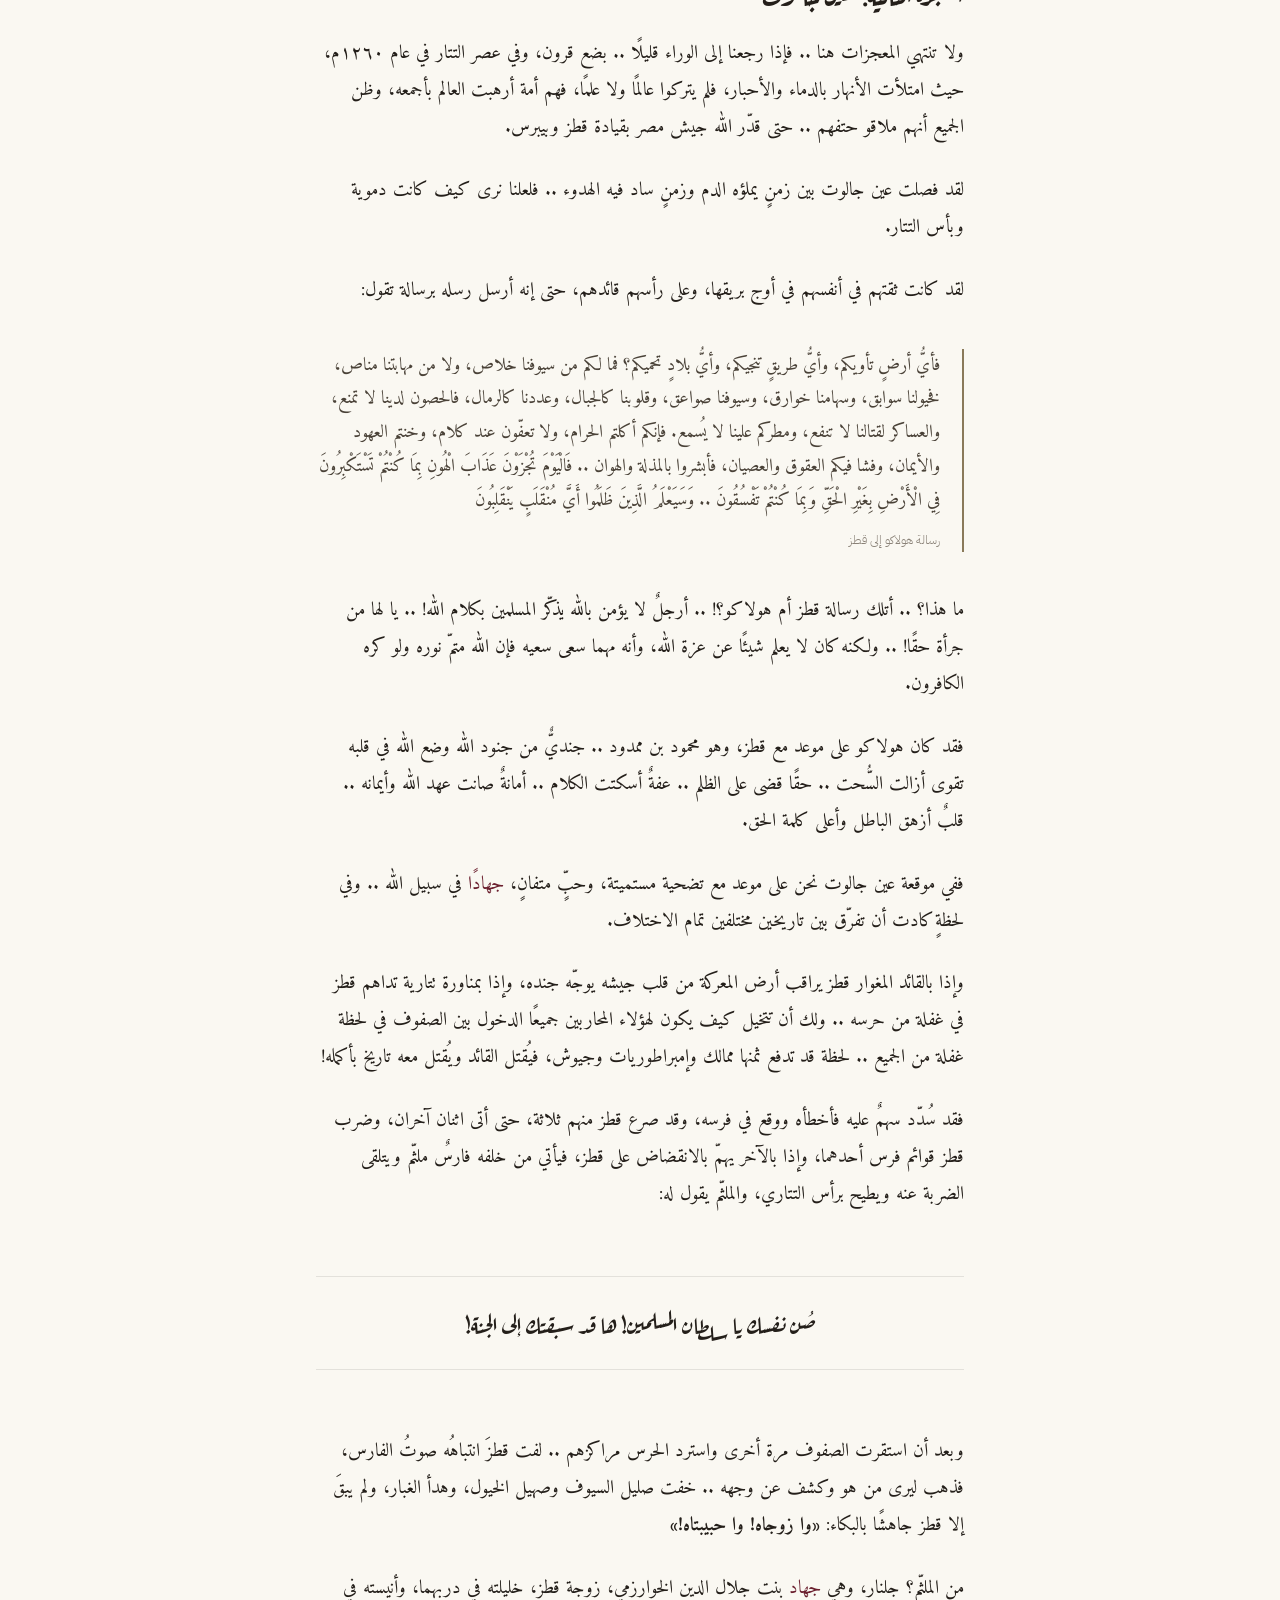
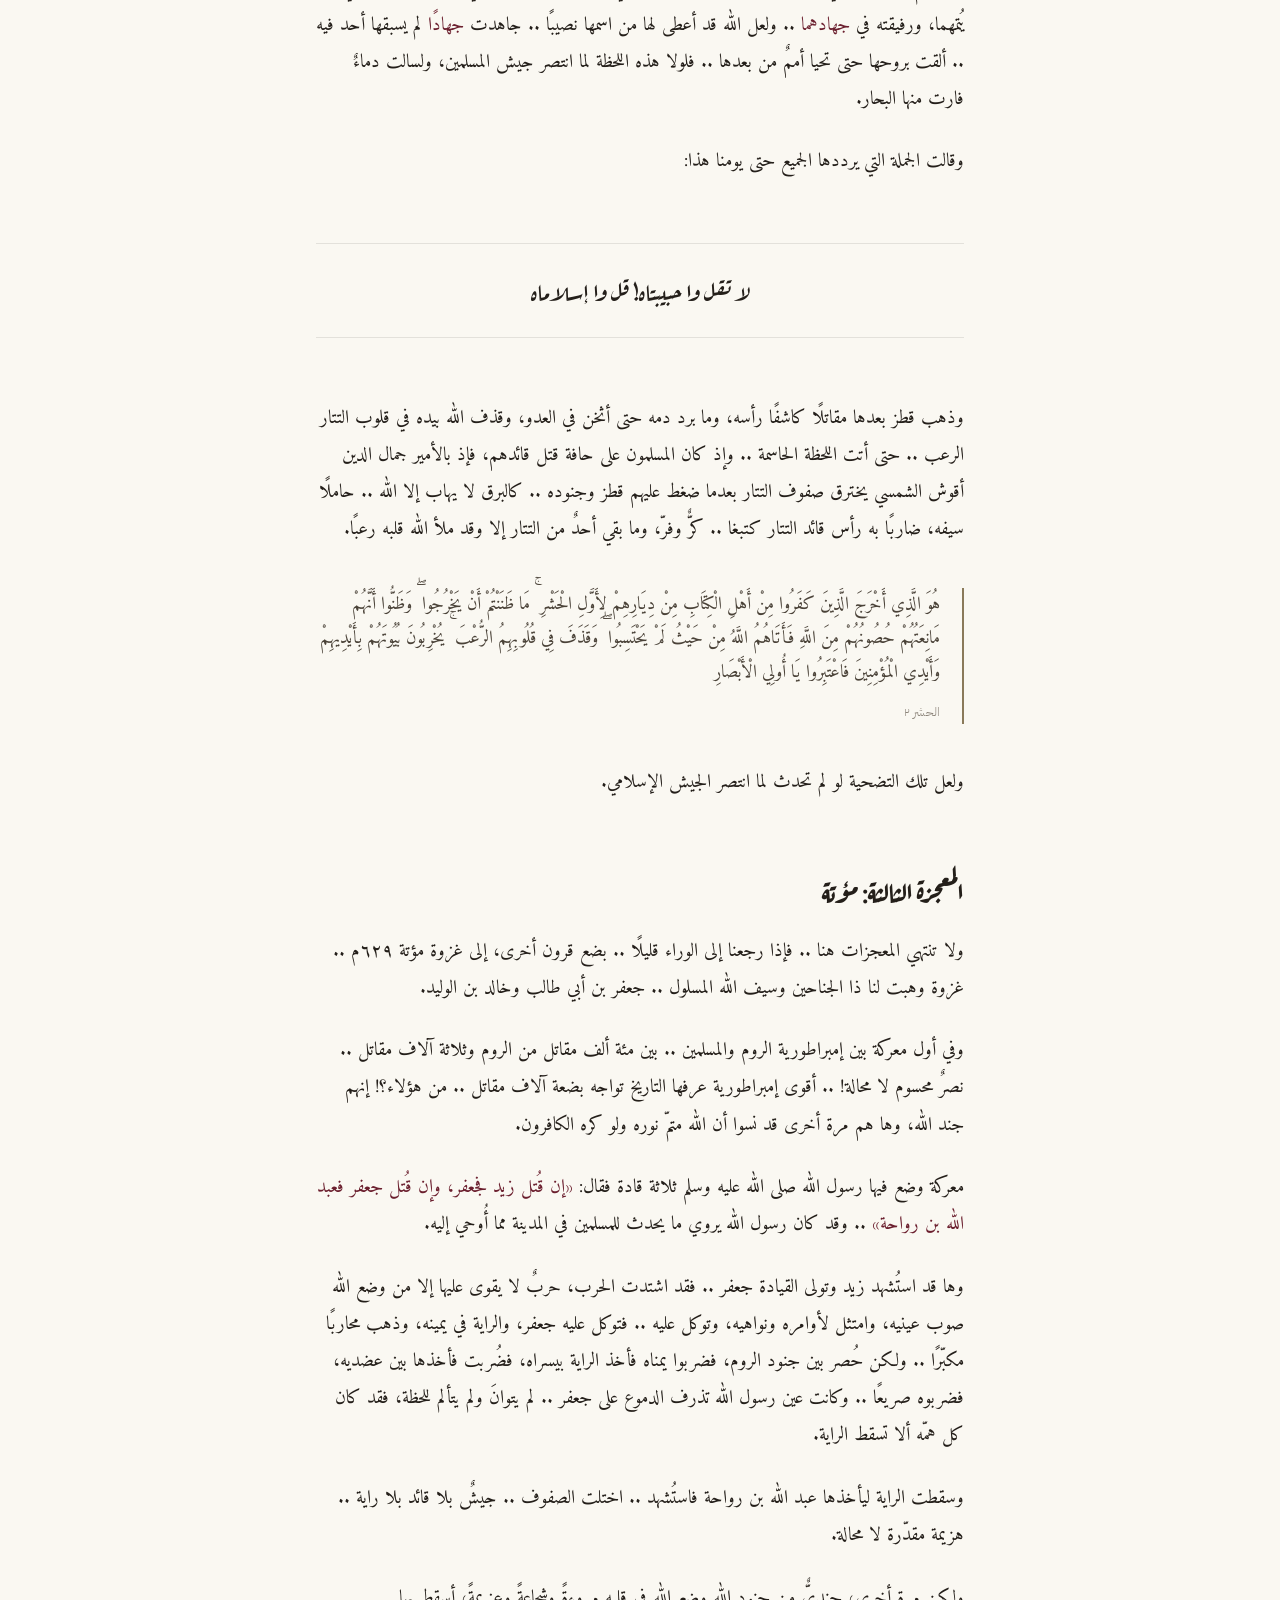
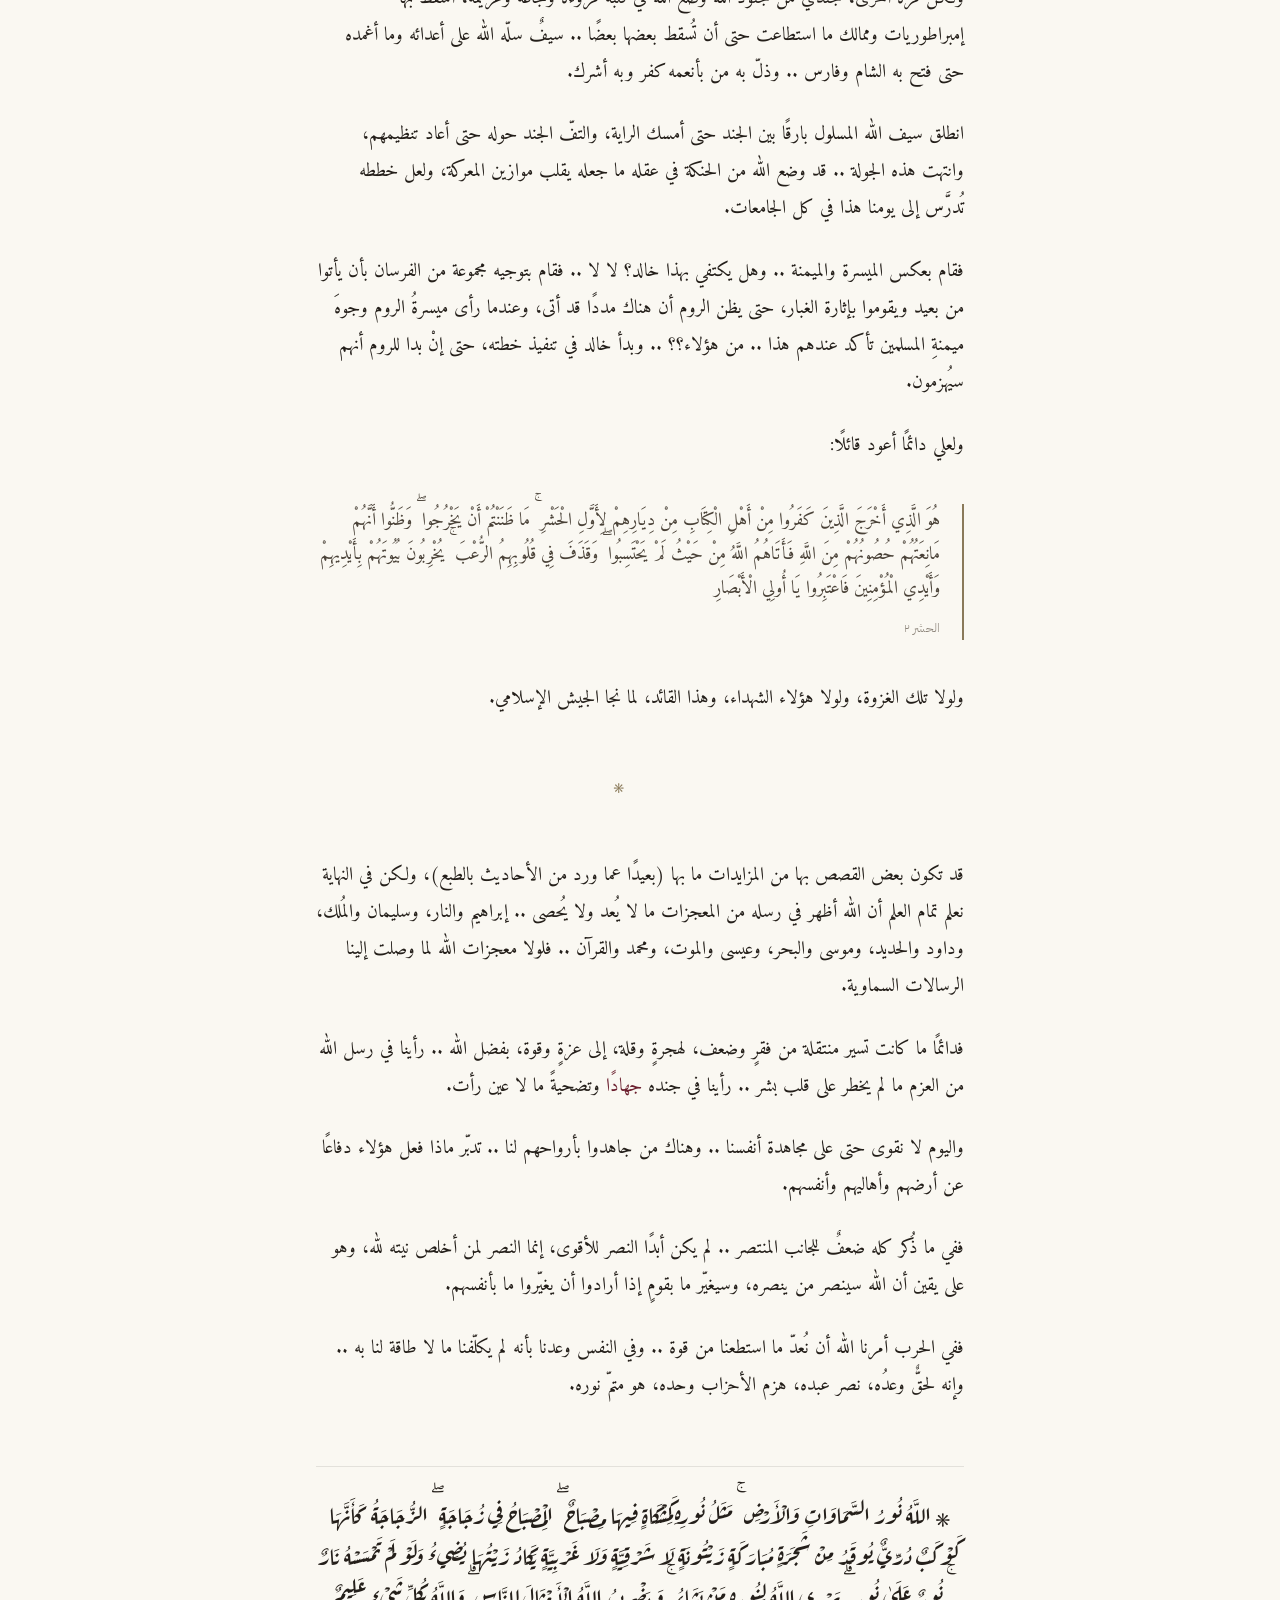
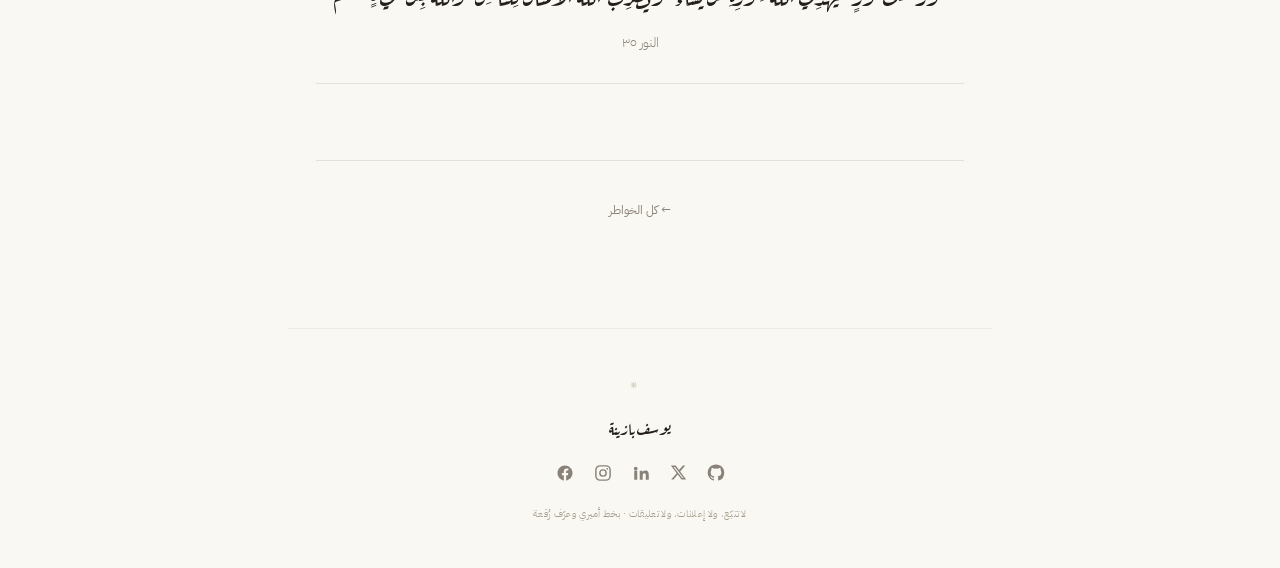
<file: khatra-2/index.html>
<!DOCTYPE html>
<html lang="ar" dir="rtl">
<head>
<meta charset="UTF-8">
<meta name="viewport" content="width=device-width,initial-scale=1">
<meta name="author" content="يوسف بازينة">
<meta name="description" content="من سماء أكتوبر ١٩٧٣ إلى عين جالوت إلى مؤتة — ثلاث معارك كان الجانب المنتصر فيها هو الأضعف عددًا وعتادًا، والنصر لمن أخلص نيته لله.">
<title>خاطرة رقم ٢ - إما النصر وإما الشهادة</title>
<link rel="canonical" href="https://bazina.github.io/khatra/khatra-2/">

<meta property="og:type" content="article">
<meta property="og:locale" content="ar_AR">
<meta property="og:site_name" content="خاطرة">
<meta property="og:title" content="خاطرة رقم ٢ - إما النصر وإما الشهادة">
<meta property="og:description" content="من سماء أكتوبر ١٩٧٣ إلى عين جالوت إلى مؤتة — ثلاث معارك كان الجانب المنتصر فيها هو الأضعف عددًا وعتادًا، والنصر لمن أخلص نيته لله.">
<meta property="og:url" content="https://bazina.github.io/khatra/khatra-2/">
<meta property="article:published_time" content="2026-10-14T00:00:00Z">
<meta property="article:author" content="يوسف بازينة">
<meta property="article:section" content="خواطر · تاريخ · جهاد">

<meta name="twitter:card" content="summary">
<meta name="twitter:title" content="خاطرة رقم ٢">
<meta name="twitter:description" content="من سماء أكتوبر ١٩٧٣ إلى عين جالوت إلى مؤتة — ثلاث معارك كان الجانب المنتصر فيها هو الأضعف عددًا وعتادًا، والنصر لمن أخلص نيته لله.">

<link rel="icon" type="image/svg+xml" href="../favicon.svg">
<link rel="alternate" type="application/atom+xml" title="خاطرة" href="../feed.xml">
<link rel="preconnect" href="https://fonts.googleapis.com">
<link rel="preconnect" href="https://fonts.gstatic.com" crossorigin>
<link href="https://fonts.googleapis.com/css2?family=Amiri:wght@400;700&family=Aref+Ruqaa:wght@400;700&family=IBM+Plex+Sans+Arabic:wght@300;400;500;600&display=swap" rel="stylesheet">
<link rel="stylesheet" href="../assets/css/khatra.css">
</head>
<body>

<div class="progress" id="progress"></div>

<article class="article">

  <header class="article-header">
    <div class="kicker rise rise-1">خاطرة رقم ٢</div>
    <h1 class="article-title rise rise-2">إما النصر وإما الشهادة</h1>
    <p class="article-standfirst rise rise-3">شهر الانتصارات .. وثلاث معجزات لم يكن النصر فيها يومًا للأقوى.</p>
    <div class="article-meta rise rise-3">
      ١٤ أكتوبر ٢٠٢٦ · <span class="rt">٩ دقائق قراءة</span>
    </div>
  </header>

  <div class="prose">

    <p>بما إننا في شهر الانتصارات .. شهر العين بالعين والسن بالسن والعمق بالعمق .. فإنه يجول في خاطري بعض المعجزات عبر التاريخ الإسلامي العربي من التضحية والاستماتة و<em>الجهاد</em>.</p>

    <p>ولنبدأ بقول سيف الله المسلول لمرازبة فارس:</p>

    <div class="pull">لقد أتيتكم برجال يحبون الموت كما تحبون أنتم الحياة</div>

    <h2>المعجزة الأولى: سماء أكتوبر</h2>

    <p>ونبدأ المعجزات بالمعجزة الجوية المصرية، وسلاح الطيران المصري الذي كان مفتاحًا من مفاتيح الانتصار .. ففي يوم السابع من أكتوبر لعام ١٩٧٣م، حربٌ قيل فيها إنهم الجيش الذي لا يُقهر، وبقيادة الطيار نجيب، وفي مناورة لضرب القوات البرية الإسرائيلية .. فرّغ الطيارون كل الذخائر والصواريخ على القوات الإسرائيلية تاركينهم رفاتًا.</p>

    <p>وإذ فجأة يظهر تشكيل من الطائرات الإسرائيلية المحاربة لاعتراض الذين دمّروا جيشهم عن بكرة أبيه .. يظنون أنهم الأقوى، وأنهم مانعتهم حصونهم، ولكن دائمًا لا يتذكرون أن الله متمّ نوره ولو كره الكافرون.</p>

    <p>ماذا سيفعل نجيب مع الطيران الإسرائيلي وسرعته ومداه الطويل؟ .. وإذ بنجيب يأمر فريقه باتخاذ مواقع هجومية والدخول في قلب الفيلق الإسرائيلي، بلا ذخائر وبلا خوف، <em>جهادًا</em> في سبيل الله .. وإذ بالطائرات المصرية تلتصق بأظهر الطائرات الإسرائيلية.</p>

    <p>ماذا بعد؟ ظن الطيران الإسرائيلي أنه مُدرَكٌ لا محالة، وأن الطائرات المصرية مستعدة لإطلاق النار .. ففرّوا هاربين .. من ماذا؟ من الطائرات المصرية الفارغة.</p>

    <blockquote>
      هُوَ الَّذِي أَخْرَجَ الَّذِينَ كَفَرُوا مِنْ أَهْلِ الْكِتَابِ مِنْ دِيَارِهِمْ لِأَوَّلِ الْحَشْرِ ۚ مَا ظَنَنْتُمْ أَنْ يَخْرُجُوا ۖ وَظَنُّوا أَنَّهُمْ مَانِعَتُهُمْ حُصُونُهُمْ مِنَ اللَّهِ فَأَتَاهُمُ اللَّهُ مِنْ حَيْثُ لَمْ يَحْتَسِبُوا ۖ وَقَذَفَ فِي قُلُوبِهِمُ الرُّعْبَ ۚ يُخْرِبُونَ بُيُوتَهُمْ بِأَيْدِيهِمْ وَأَيْدِي الْمُؤْمِنِينَ فَاعْتَبِرُوا يَا أُولِي الْأَبْصَارِ
      <cite>الحشر ٢</cite>
    </blockquote>

    <p>ولعل تلك المعركة لو لم تحدث لما انتصر الجيش المصري.</p>

    <h2>المعجزة الثانية: عين جالوت</h2>

    <p>ولا تنتهي المعجزات هنا .. فإذا رجعنا إلى الوراء قليلًا .. بضع قرون، وفي عصر التتار في عام ١٢٦٠م، حيث امتلأت الأنهار بالدماء والأحبار، فلم يتركوا عالمًا ولا علمًا، فهم أمة أرهبت العالم بأجمعه، وظن الجميع أنهم ملاقو حتفهم .. حتى قدّر الله جيش مصر بقيادة قطز وبيبرس.</p>

    <p>لقد فصلت عين جالوت بين زمنٍ يملؤه الدم وزمنٍ ساد فيه الهدوء .. فلعلنا نرى كيف كانت دموية وبأس التتار.</p>

    <p>لقد كانت ثقتهم في أنفسهم في أوج بريقها، وعلى رأسهم قائدهم، حتى إنه أرسل رسله برسالة تقول:</p>

    <blockquote>
      فأيُّ أرضٍ تأويكم، وأيُّ طريقٍ تنجيكم، وأيُّ بلادٍ تحميكم؟ فما لكم من سيوفنا خلاص، ولا من مهابتنا مناص، فخيولنا سوابق، وسهامنا خوارق، وسيوفنا صواعق، وقلوبنا كالجبال، وعددنا كالرمال، فالحصون لدينا لا تمنع، والعساكر لقتالنا لا تنفع، ومطركم علينا لا يُسمع. فإنكم أكلتم الحرام، ولا تعفّون عند كلام، وخنتم العهود والأيمان، وفشا فيكم العقوق والعصيان، فأبشروا بالمذلة والهوان .. فَالْيَوْمَ تُجْزَوْنَ عَذَابَ الْهُونِ بِمَا كُنْتُمْ تَسْتَكْبِرُونَ فِي الْأَرْضِ بِغَيْرِ الْحَقِّ وَبِمَا كُنْتُمْ تَفْسُقُونَ .. وَسَيَعْلَمُ الَّذِينَ ظَلَمُوا أَيَّ مُنْقَلَبٍ يَنْقَلِبُونَ
      <cite>رسالة هولاكو إلى قطز</cite>
    </blockquote>

    <p>ما هذا؟ .. أتلك رسالة قطز أم هولاكو؟! .. أرجلٌ لا يؤمن بالله يذكّر المسلمين بكلام الله! .. يا لها من جرأة حقًا! .. ولكنه كان لا يعلم شيئًا عن عزة الله، وأنه مهما سعى سعيه فإن الله متمّ نوره ولو كره الكافرون.</p>

    <p>فقد كان هولاكو على موعد مع قطز، وهو محمود بن ممدود .. جنديٌّ من جنود الله وضع الله في قلبه تقوى أزالت السُّحت .. حقًا قضى على الظلم .. عفةٌ أسكتت الكلام .. أمانةٌ صانت عهد الله وأيمانه .. قلبٌ أزهق الباطل وأعلى كلمة الحق.</p>

    <p>ففي موقعة عين جالوت نحن على موعد مع تضحية مستميتة، وحبٍّ متفانٍ، <em>جهادًا</em> في سبيل الله .. وفي لحظةٍ كادت أن تفرّق بين تاريخين مختلفين تمام الاختلاف.</p>

    <p>وإذا بالقائد المغوار قطز يراقب أرض المعركة من قلب جيشه يوجّه جنده، وإذا بمناورة تتارية تداهم قطز في غفلة من حرسه .. ولك أن تتخيل كيف يكون لهؤلاء المحاربين جميعًا الدخول بين الصفوف في لحظة غفلة من الجميع .. لحظة قد تدفع ثمنها ممالك وإمبراطوريات وجيوش، فيُقتل القائد ويُقتل معه تاريخ بأكمله!</p>

    <p>فقد سُدّد سهمٌ عليه فأخطأه ووقع في فرسه، وقد صرع قطز منهم ثلاثة، حتى أتى اثنان آخران، وضرب قطز قوائم فرس أحدهما، وإذا بالآخر يهمّ بالانقضاض على قطز، فيأتي من خلفه فارسٌ ملثّم ويتلقى الضربة عنه ويطيح برأس التتاري، والملثّم يقول له:</p>

    <div class="pull">صُن نفسك يا سلطان المسلمين! ها قد سبقتك إلى الجنة!</div>

    <p>وبعد أن استقرت الصفوف مرة أخرى واسترد الحرس مراكزهم .. لفت قطزَ انتباهُه صوتُ الفارس، فذهب ليرى من هو وكشف عن وجهه .. خفت صليل السيوف وصهيل الخيول، وهدأ الغبار، ولم يبقَ إلا قطز جاهشًا بالبكاء: <strong>«وا زوجاه! وا حبيبتاه!»</strong></p>

    <p>من الملثّم؟ جلنار، وهي <em>جهاد</em> بنت جلال الدين الخوارزمي، زوجة قطز، خليلته في دربهما، وأنيسته في يُتمهما، ورفيقته في <em>جهادهما</em> .. ولعل الله قد أعطى لها من اسمها نصيبًا .. جاهدت <em>جهادًا</em> لم يسبقها أحد فيه .. ألقت بروحها حتى تحيا أممٌ من بعدها .. فلولا هذه اللحظة لما انتصر جيش المسلمين، ولسالت دماءٌ فارت منها البحار.</p>

    <p>وقالت الجملة التي يرددها الجميع حتى يومنا هذا:</p>

    <div class="pull">لا تقل وا حبيبتاه! قل وا إسلاماه</div>

    <p>وذهب قطز بعدها مقاتلًا كاشفًا رأسه، وما برد دمه حتى أثخن في العدو، وقذف الله بيده في قلوب التتار الرعب .. حتى أتت اللحظة الحاسمة .. وإذ كان المسلمون على حافة قتل قائدهم، فإذ بالأمير جمال الدين أقوش الشمسي يخترق صفوف التتار بعدما ضغط عليهم قطز وجنوده .. كالبرق لا يهاب إلا الله .. حاملًا سيفه، ضاربًا به رأس قائد التتار كتبغا .. كرٌّ وفرّ، وما بقي أحدٌ من التتار إلا وقد ملأ الله قلبه رعبًا.</p>

    <blockquote>
      هُوَ الَّذِي أَخْرَجَ الَّذِينَ كَفَرُوا مِنْ أَهْلِ الْكِتَابِ مِنْ دِيَارِهِمْ لِأَوَّلِ الْحَشْرِ ۚ مَا ظَنَنْتُمْ أَنْ يَخْرُجُوا ۖ وَظَنُّوا أَنَّهُمْ مَانِعَتُهُمْ حُصُونُهُمْ مِنَ اللَّهِ فَأَتَاهُمُ اللَّهُ مِنْ حَيْثُ لَمْ يَحْتَسِبُوا ۖ وَقَذَفَ فِي قُلُوبِهِمُ الرُّعْبَ ۚ يُخْرِبُونَ بُيُوتَهُمْ بِأَيْدِيهِمْ وَأَيْدِي الْمُؤْمِنِينَ فَاعْتَبِرُوا يَا أُولِي الْأَبْصَارِ
      <cite>الحشر ٢</cite>
    </blockquote>

    <p>ولعل تلك التضحية لو لم تحدث لما انتصر الجيش الإسلامي.</p>

    <h2>المعجزة الثالثة: مؤتة</h2>

    <p>ولا تنتهي المعجزات هنا .. فإذا رجعنا إلى الوراء قليلًا .. بضع قرون أخرى، إلى غزوة مؤتة ٦٢٩م .. غزوة وهبت لنا ذا الجناحين وسيف الله المسلول .. جعفر بن أبي طالب وخالد بن الوليد.</p>

    <p>وفي أول معركة بين إمبراطورية الروم والمسلمين .. بين مئة ألف مقاتل من الروم وثلاثة آلاف مقاتل .. نصرٌ محسوم لا محالة! .. أقوى إمبراطورية عرفها التاريخ تواجه بضعة آلاف مقاتل .. من هؤلاء؟! إنهم جند الله، وها هم مرة أخرى قد نسوا أن الله متمّ نوره ولو كره الكافرون.</p>

    <p>معركة وضع فيها رسول الله صلى الله عليه وسلم ثلاثة قادة فقال: <em>«إن قُتل زيد فجعفر، وإن قُتل جعفر فعبد الله بن رواحة»</em> .. وقد كان رسول الله يروي ما يحدث للمسلمين في المدينة مما أُوحي إليه.</p>

    <p>وها قد استُشهد زيد وتولى القيادة جعفر .. فقد اشتدت الحرب، حربٌ لا يقوى عليها إلا من وضع الله صوب عينيه، وامتثل لأوامره ونواهيه، وتوكل عليه .. فتوكل عليه جعفر، والراية في يمينه، وذهب محاربًا مكبّرًا .. ولكن حُصر بين جنود الروم، فضربوا يمناه فأخذ الراية بيسراه، فضُربت فأخذها بين عضديه، فضربوه صريعًا .. وكانت عين رسول الله تذرف الدموع على جعفر .. لم يتوانَ ولم يتألم للحظة، فقد كان كل همّه ألا تسقط الراية.</p>

    <p>وسقطت الراية ليأخذها عبد الله بن رواحة فاستُشهد .. اختلت الصفوف .. جيشٌ بلا قائد بلا راية .. هزيمة مقدّرة لا محالة.</p>

    <p>ولكن مرة أخرى، جنديٌّ من جنود الله وضع الله في قلبه مروءةً وشجاعةً وعزيمةً، أسقط بها إمبراطوريات وممالك ما استطاعت حتى أن تُسقط بعضها بعضًا .. سيفٌ سلّه الله على أعدائه وما أغمده حتى فتح به الشام وفارس .. وذلّ به من بأنعمه كفر وبه أشرك.</p>

    <p>انطلق سيف الله المسلول بارقًا بين الجند حتى أمسك الراية، والتفّ الجند حوله حتى أعاد تنظيمهم، وانتهت هذه الجولة .. قد وضع الله من الحنكة في عقله ما جعله يقلب موازين المعركة، ولعل خططه تُدرَّس إلى يومنا هذا في كل الجامعات.</p>

    <p>فقام بعكس الميسرة والميمنة .. وهل يكتفي بهذا خالد؟ لا لا .. فقام بتوجيه مجموعة من الفرسان بأن يأتوا من بعيد ويقوموا بإثارة الغبار، حتى يظن الروم أن هناك مددًا قد أتى، وعندما رأى ميسرةُ الروم وجوهَ ميمنةِ المسلمين تأكد عندهم هذا .. من هؤلاء؟؟ .. وبدأ خالد في تنفيذ خطته، حتى إنْ بدا للروم أنهم سيُهزمون.</p>

    <p>ولعلي دائمًا أعود قائلًا:</p>

    <blockquote>
      هُوَ الَّذِي أَخْرَجَ الَّذِينَ كَفَرُوا مِنْ أَهْلِ الْكِتَابِ مِنْ دِيَارِهِمْ لِأَوَّلِ الْحَشْرِ ۚ مَا ظَنَنْتُمْ أَنْ يَخْرُجُوا ۖ وَظَنُّوا أَنَّهُمْ مَانِعَتُهُمْ حُصُونُهُمْ مِنَ اللَّهِ فَأَتَاهُمُ اللَّهُ مِنْ حَيْثُ لَمْ يَحْتَسِبُوا ۖ وَقَذَفَ فِي قُلُوبِهِمُ الرُّعْبَ ۚ يُخْرِبُونَ بُيُوتَهُمْ بِأَيْدِيهِمْ وَأَيْدِي الْمُؤْمِنِينَ فَاعْتَبِرُوا يَا أُولِي الْأَبْصَارِ
      <cite>الحشر ٢</cite>
    </blockquote>

    <p>ولولا تلك الغزوة، ولولا هؤلاء الشهداء، وهذا القائد، لما نجا الجيش الإسلامي.</p>

    <div class="divider">۞</div>

    <p>قد تكون بعض القصص بها من المزايدات ما بها (بعيدًا عما ورد من الأحاديث بالطبع)، ولكن في النهاية نعلم تمام العلم أن الله أظهر في رسله من المعجزات ما لا يُعد ولا يُحصى .. إبراهيم والنار، وسليمان والمُلك، وداود والحديد، وموسى والبحر، وعيسى والموت، ومحمد والقرآن .. فلولا معجزات الله لما وصلت إلينا الرسالات السماوية.</p>

    <p>فدائمًا ما كانت تسير منتقلة من فقرٍ وضعف، لهجرةٍ وقلة، إلى عزةٍ وقوة، بفضل الله .. رأينا في رسل الله من العزم ما لم يخطر على قلب بشر .. رأينا في جنده <em>جهادًا</em> وتضحيةً ما لا عين رأت.</p>

    <p>واليوم لا نقوى حتى على مجاهدة أنفسنا .. وهناك من جاهدوا بأرواحهم لنا .. تدبّر ماذا فعل هؤلاء دفاعًا عن أرضهم وأهاليهم وأنفسهم.</p>

    <p>ففي ما ذُكر كله ضعفٌ للجانب المنتصر .. لم يكن أبدًا النصر للأقوى، إنما النصر لمن أخلص نيته لله، وهو على يقين أن الله سينصر من ينصره، وسيغيّر ما بقومٍ إذا أرادوا أن يغيّروا ما بأنفسهم.</p>

    <p>ففي الحرب أمرنا الله أن نُعدّ ما استطعنا من قوة .. وفي النفس وعدنا بأنه لم يكلّفنا ما لا طاقة لنا به .. وإنه لحقٌّ وعدُه، نصر عبده، هزم الأحزاب وحده، هو متمّ نوره.</p>

    <div class="pull">۞ اللَّهُ نُورُ السَّمَاوَاتِ وَالْأَرْضِ ۚ مَثَلُ نُورِهِ كَمِشْكَاةٍ فِيهَا مِصْبَاحٌ ۖ الْمِصْبَاحُ فِي زُجَاجَةٍ ۖ الزُّجَاجَةُ كَأَنَّهَا كَوْكَبٌ دُرِّيٌّ يُوقَدُ مِنْ شَجَرَةٍ مُبَارَكَةٍ زَيْتُونَةٍ لَا شَرْقِيَّةٍ وَلَا غَرْبِيَّةٍ يَكَادُ زَيْتُهَا يُضِيءُ وَلَوْ لَمْ تَمْسَسْهُ نَارٌ ۚ نُورٌ عَلَىٰ نُورٍ ۗ يَهْدِي اللَّهُ لِنُورِهِ مَنْ يَشَاءُ ۚ وَيَضْرِبُ اللَّهُ الْأَمْثَالَ لِلنَّاسِ ۗ وَاللَّهُ بِكُلِّ شَيْءٍ عَلِيمٌ<br><span class="pull-sub">النور ٣٥</span></div>

  </div>

  <footer class="article-footer">
    <a class="back" href="../">← كل الخواطر</a>
  </footer>

</article>

<footer class="site-footer">
<!-- FOOTER:START -->
  <div class="footer-ornament">۞</div>
  <div class="footer-name">يوسف بازينة</div>
  <nav class="footer-links">
    <a href="https://github.com/Bazina" target="_blank" rel="me noopener" aria-label="GitHub" title="GitHub">
      <svg width="18" height="18" viewBox="0 0 24 24" fill="currentColor" aria-hidden="true"><path d="M12 .5C5.73.5.99 5.24.99 11.5c0 4.86 3.15 8.98 7.52 10.44.55.1.75-.24.75-.53v-1.9c-3.06.67-3.7-1.3-3.7-1.3-.5-1.28-1.23-1.62-1.23-1.62-1-.68.08-.67.08-.67 1.1.08 1.68 1.14 1.68 1.14.98 1.68 2.58 1.2 3.2.92.1-.71.39-1.2.7-1.48-2.44-.28-5.01-1.22-5.01-5.45 0-1.2.43-2.19 1.14-2.96-.12-.28-.5-1.4.1-2.92 0 0 .93-.3 3.05 1.13a10.5 10.5 0 0 1 5.56 0c2.12-1.43 3.04-1.13 3.04-1.13.61 1.52.23 2.64.11 2.92.71.77 1.14 1.76 1.14 2.96 0 4.24-2.58 5.17-5.03 5.44.4.34.75 1.01.75 2.04v3.03c0 .29.2.64.76.53A11.02 11.02 0 0 0 23 11.5C23 5.24 18.27.5 12 .5z"/></svg>
    </a>
    <a href="https://x.com/YoussefBazina13" target="_blank" rel="me noopener" aria-label="X" title="X">
      <svg width="17" height="17" viewBox="0 0 24 24" fill="currentColor" aria-hidden="true"><path d="M18.24 2.25h3.31l-7.23 8.26 8.5 11.24h-6.65l-5.21-6.82-5.97 6.82H1.68l7.73-8.84L1.25 2.25h6.82l4.71 6.23 5.46-6.23zm-1.16 17.52h1.83L7.02 4.13H5.05l12.03 15.64z"/></svg>
    </a>
    <a href="https://www.linkedin.com/in/youssefbazina13/" target="_blank" rel="me noopener" aria-label="LinkedIn" title="LinkedIn">
      <svg width="18" height="18" viewBox="0 0 24 24" fill="currentColor" aria-hidden="true"><path d="M4.98 3.5a2.5 2.5 0 1 1 0 5 2.5 2.5 0 0 1 0-5zM3 9h4v12H3V9zm7 0h3.8v1.64h.05c.53-.95 1.83-1.95 3.76-1.95 4.02 0 4.76 2.5 4.76 5.76V21h-4v-5.6c0-1.34-.03-3.06-1.9-3.06-1.9 0-2.19 1.45-2.19 2.96V21h-4V9z"/></svg>
    </a>
    <a href="https://www.instagram.com/youssef_bazina/" target="_blank" rel="me noopener" aria-label="Instagram" title="Instagram">
      <svg width="18" height="18" viewBox="0 0 24 24" fill="none" stroke="currentColor" stroke-width="1.9" aria-hidden="true"><rect x="2.5" y="2.5" width="19" height="19" rx="5.5"/><circle cx="12" cy="12" r="4.2"/><circle cx="17.6" cy="6.4" r="1.2" fill="currentColor" stroke="none"/></svg>
    </a>
    <a href="https://www.facebook.com/The13XPlayer" target="_blank" rel="me noopener" aria-label="Facebook" title="Facebook">
      <svg width="18" height="18" viewBox="0 0 24 24" fill="currentColor" aria-hidden="true"><path d="M22 12.06C22 6.5 17.52 2 12 2S2 6.5 2 12.06c0 5.02 3.66 9.18 8.44 9.94v-7.03H7.9v-2.91h2.54V9.85c0-2.52 1.5-3.91 3.77-3.91 1.09 0 2.24.2 2.24.2v2.46h-1.26c-1.24 0-1.63.78-1.63 1.57v1.89h2.78l-.45 2.91h-2.33V22c4.78-.76 8.44-4.92 8.44-9.94z"/></svg>
    </a>
  </nav>
  <p class="footer-meta">لا تتبّع، ولا إعلانات، ولا تعليقات · بخط أميري وعرَف رُقعة</p>
<!-- FOOTER:END -->
</footer>

<script>
(function(){
  var bar=document.getElementById('progress');
  var tick=function(){
    var h=document.documentElement;
    var max=h.scrollHeight-h.clientHeight;
    bar.style.width=(max>0?(h.scrollTop/max)*100:0)+'%';
  };
  addEventListener('scroll',tick,{passive:true});
  tick();
})();
</script>

</body>
</html>
</file>
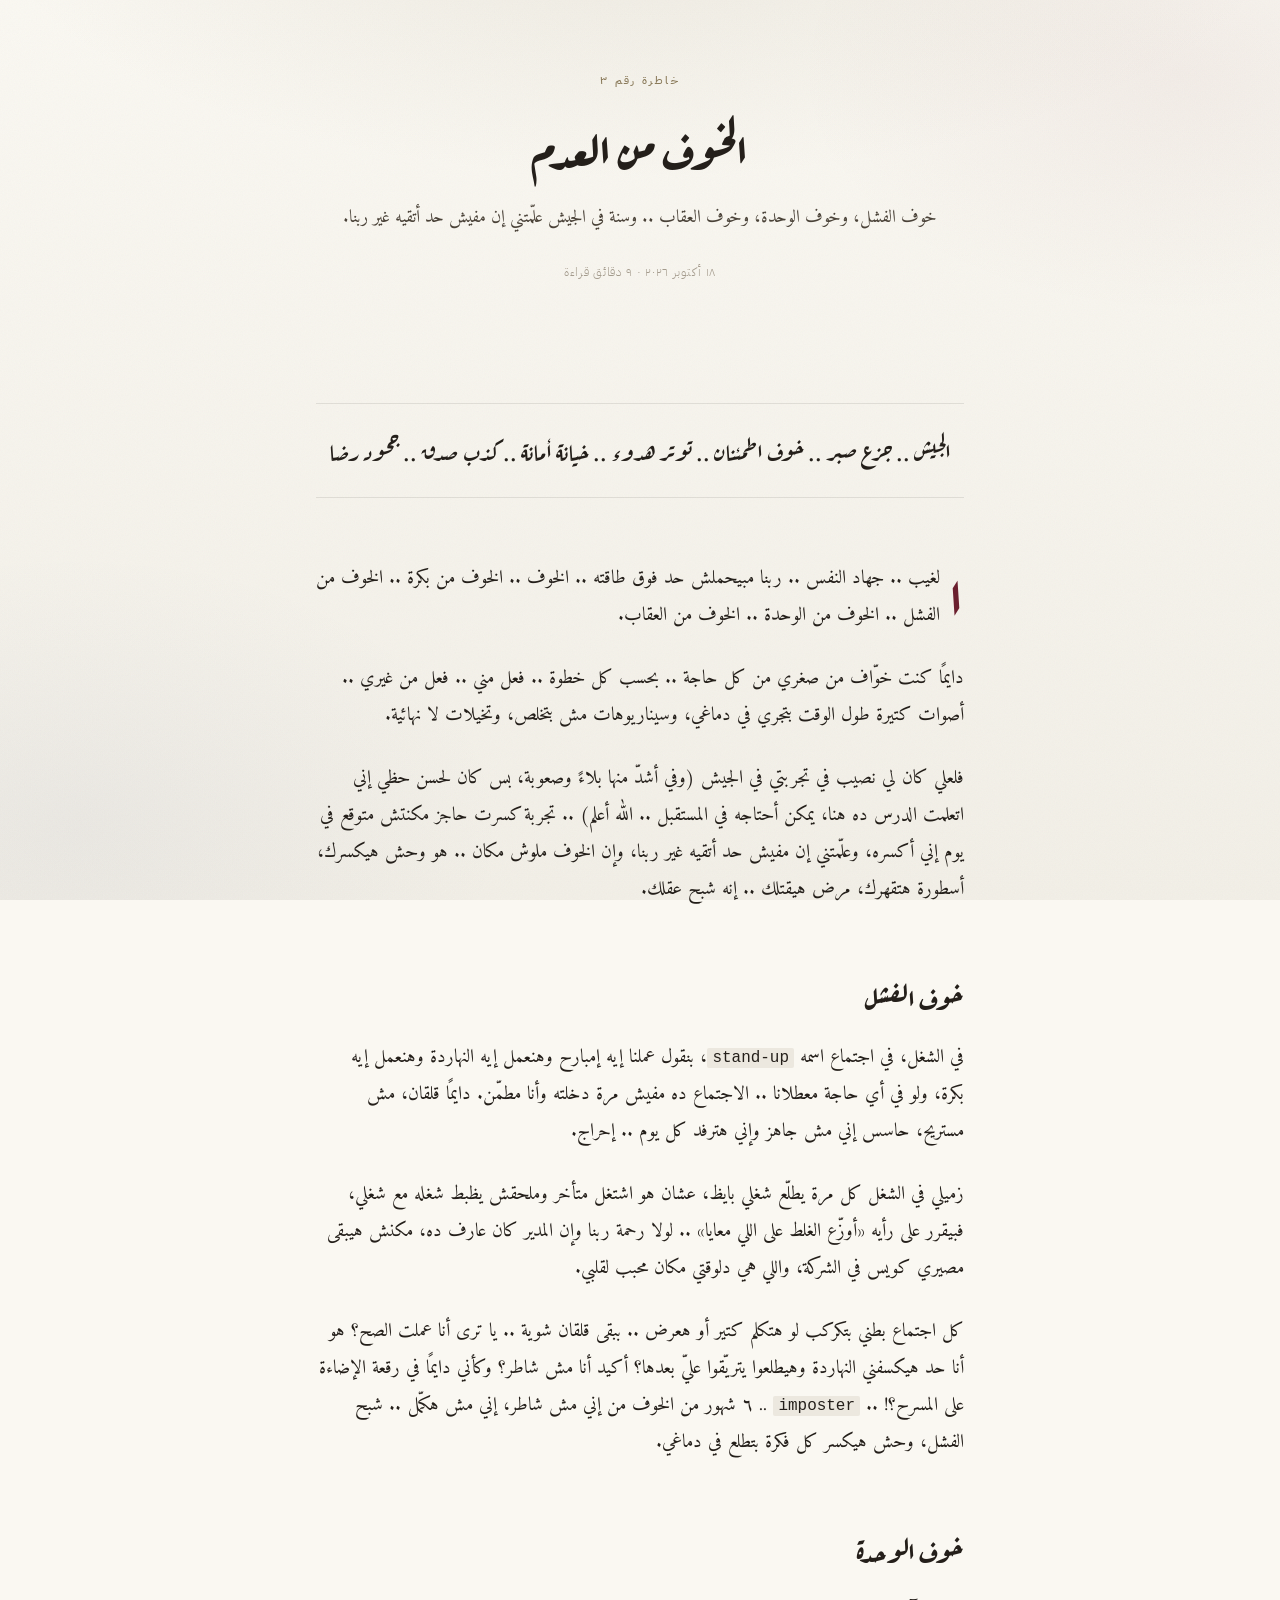
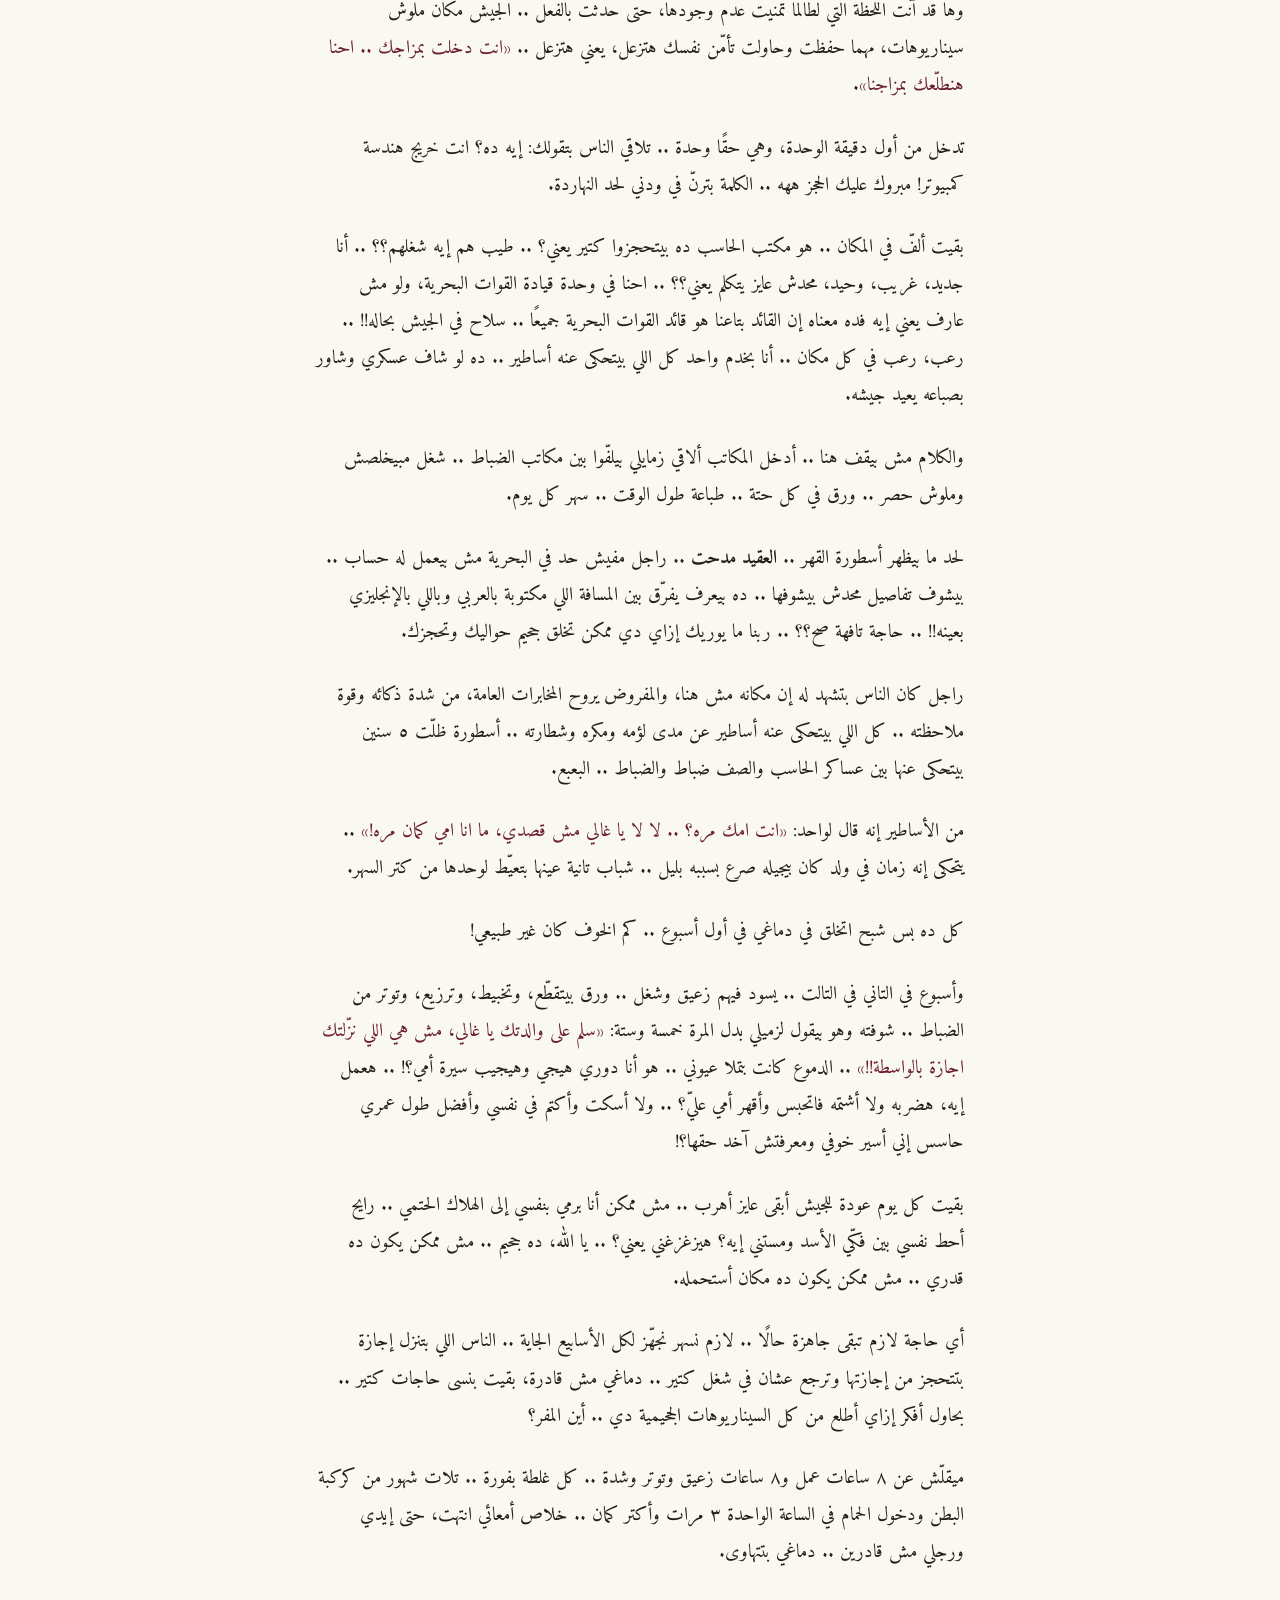
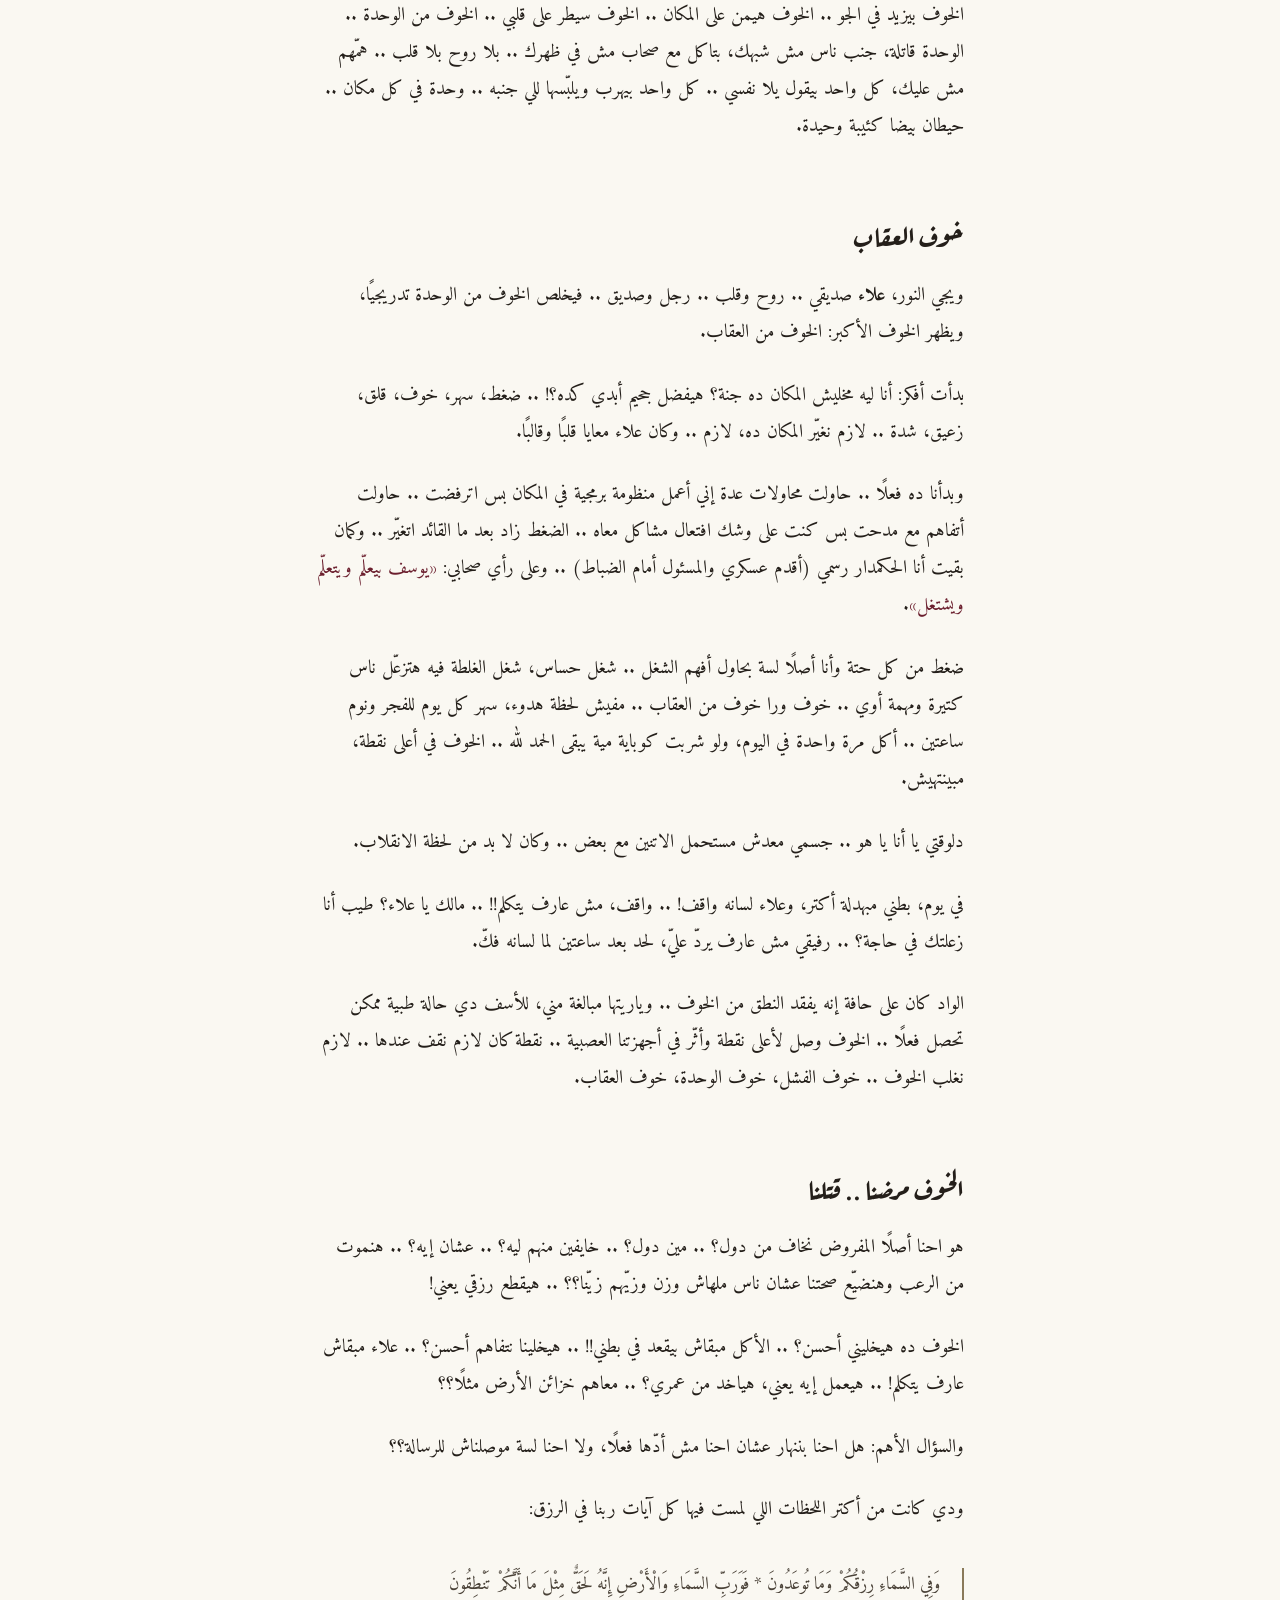
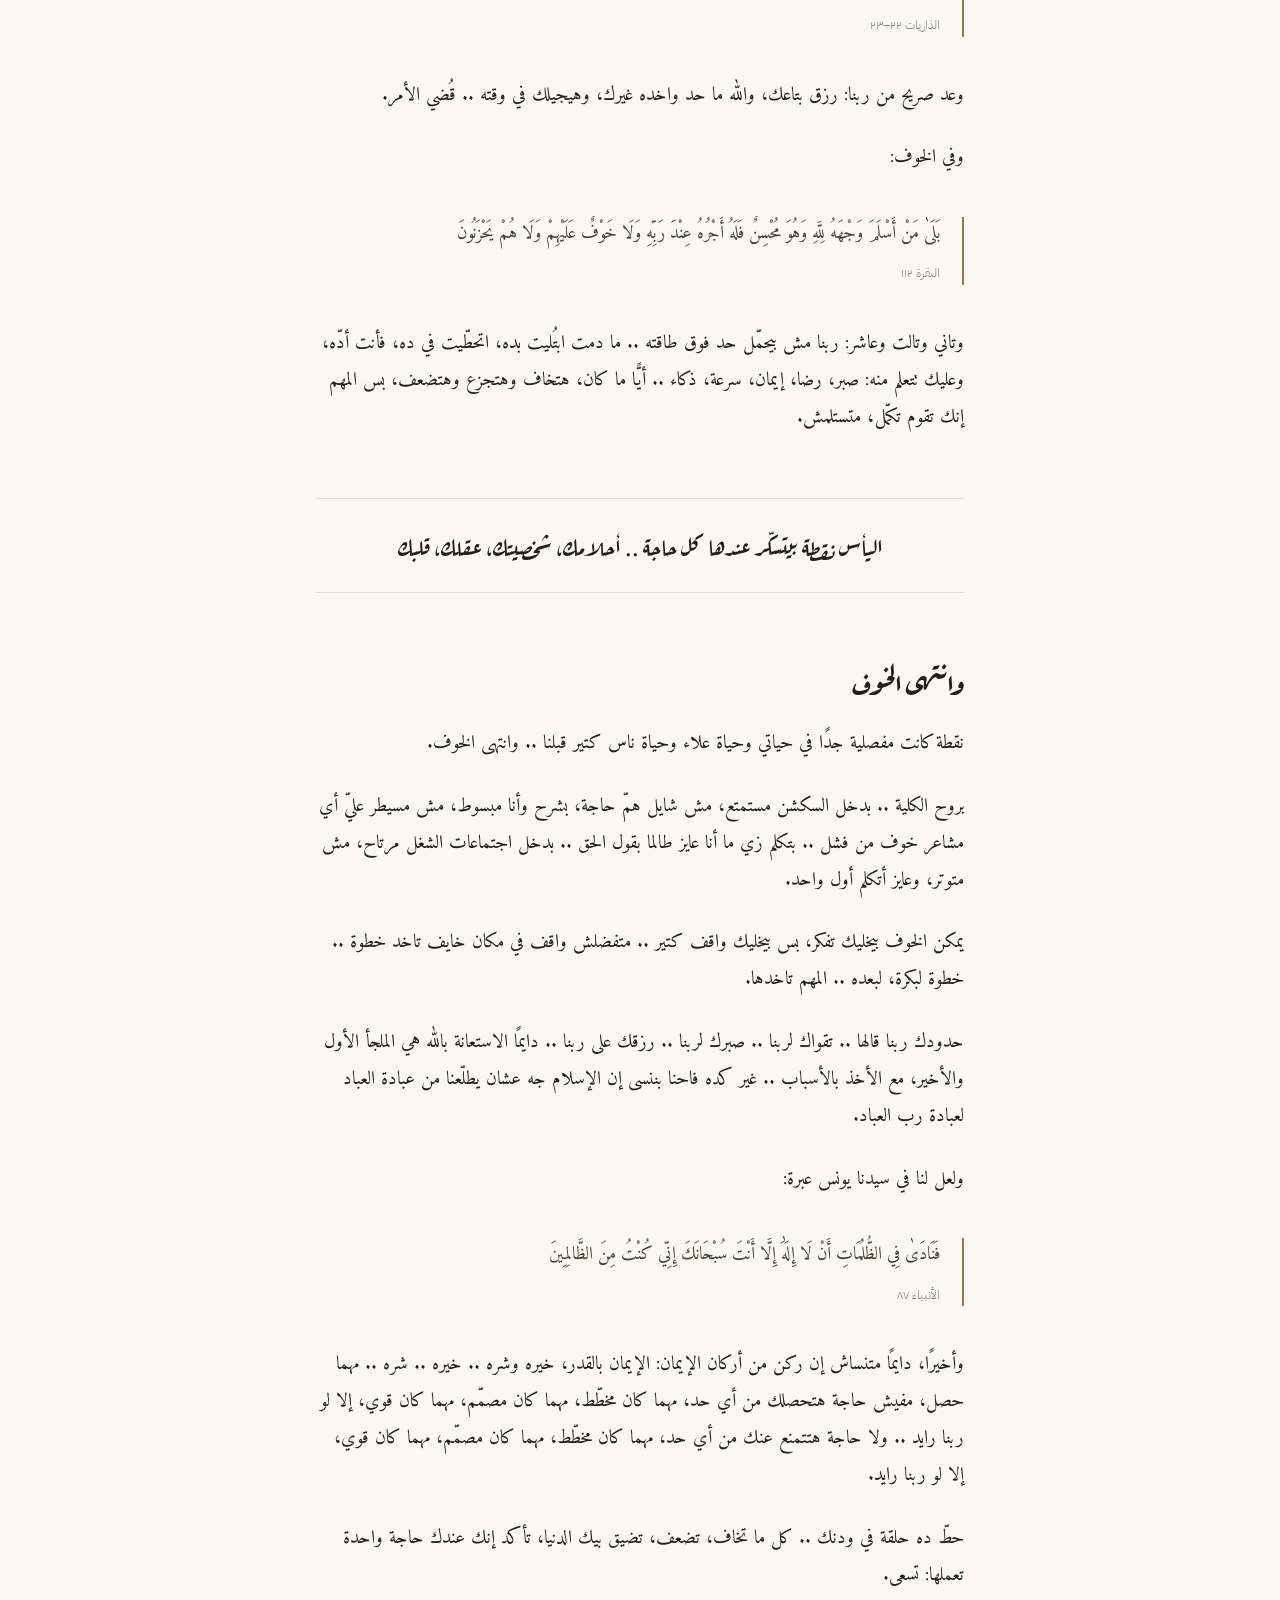
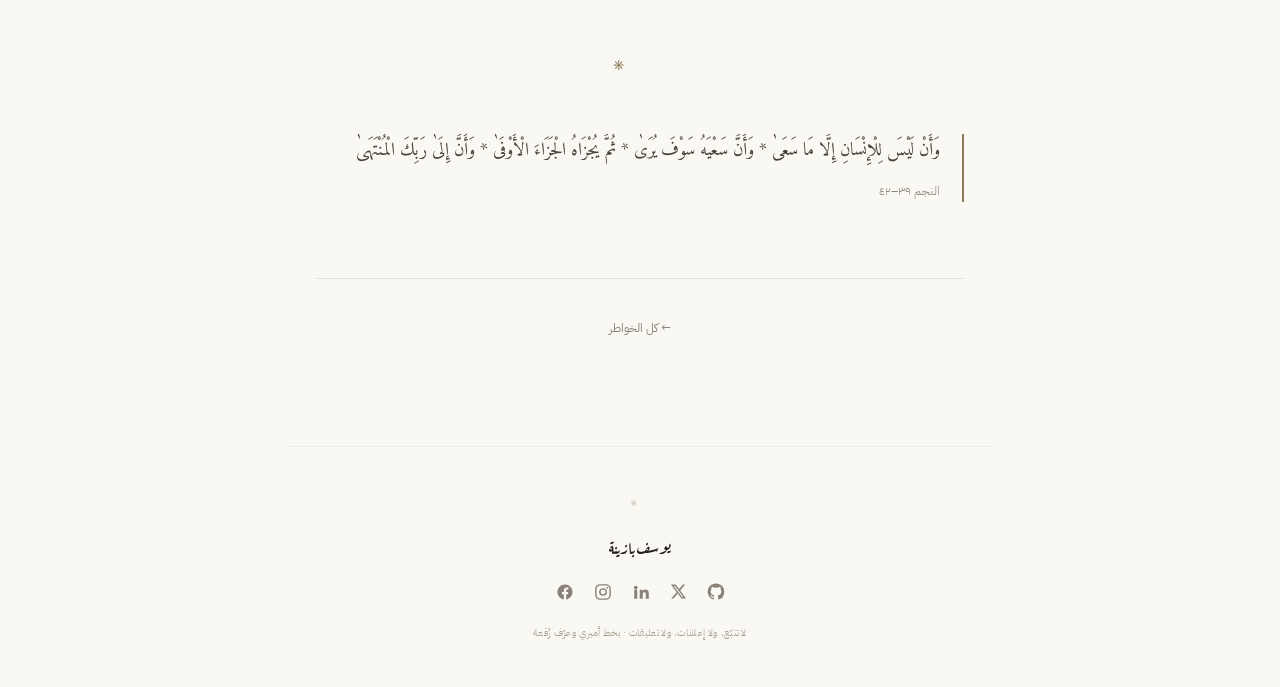
<file: khatra-3/index.html>
<!DOCTYPE html>
<html lang="ar" dir="rtl">
<head>
<meta charset="UTF-8">
<meta name="viewport" content="width=device-width,initial-scale=1">
<meta name="author" content="يوسف بازينة">
<meta name="description" content="من اجتماع الشغل إلى وحدة قيادة القوات البحرية — ثلاثة مخاوف، ونقطة انقلاب، واكتشاف إن الخوف شبح عقلك لا أكثر.">
<title>خاطرة رقم ٣ - الخوف من العدم</title>
<link rel="canonical" href="https://bazina.github.io/khatra/khatra-3/">

<meta property="og:type" content="article">
<meta property="og:locale" content="ar_AR">
<meta property="og:site_name" content="خاطرة">
<meta property="og:title" content="خاطرة رقم ٣ - الخوف من العدم">
<meta property="og:description" content="من اجتماع الشغل إلى وحدة قيادة القوات البحرية — ثلاثة مخاوف، ونقطة انقلاب، واكتشاف إن الخوف شبح عقلك لا أكثر.">
<meta property="og:url" content="https://bazina.github.io/khatra/khatra-3/">
<meta property="article:published_time" content="2026-10-18T00:00:00Z">
<meta property="article:author" content="يوسف بازينة">
<meta property="article:section" content="خواطر · الجيش · النفس">

<meta name="twitter:card" content="summary">
<meta name="twitter:title" content="خاطرة رقم ٣">
<meta name="twitter:description" content="من اجتماع الشغل إلى وحدة قيادة القوات البحرية — ثلاثة مخاوف، ونقطة انقلاب، واكتشاف إن الخوف شبح عقلك لا أكثر.">

<link rel="icon" type="image/svg+xml" href="../favicon.svg">
<link rel="alternate" type="application/atom+xml" title="خاطرة" href="../feed.xml">
<link rel="preconnect" href="https://fonts.googleapis.com">
<link rel="preconnect" href="https://fonts.gstatic.com" crossorigin>
<link href="https://fonts.googleapis.com/css2?family=Amiri:wght@400;700&family=Aref+Ruqaa:wght@400;700&family=IBM+Plex+Sans+Arabic:wght@300;400;500;600&display=swap" rel="stylesheet">
<link rel="stylesheet" href="../assets/css/khatra.css">
</head>
<body>

<div class="progress" id="progress"></div>

<article class="article">

  <header class="article-header">
    <div class="kicker rise rise-1">خاطرة رقم ٣</div>
    <h1 class="article-title rise rise-2">الخوف من العدم</h1>
    <p class="article-standfirst rise rise-3">خوف الفشل، وخوف الوحدة، وخوف العقاب .. وسنة في الجيش علّمتني إن مفيش حد أتقيه غير ربنا.</p>
    <div class="article-meta rise rise-3">
      ١٨ أكتوبر ٢٠٢٦ · <span class="rt">٩ دقائق قراءة</span>
    </div>
  </header>

  <div class="prose">

    <div class="pull">الجيش .. جزع صبر .. خوف اطمئنان .. توتر هدوء .. خيانة أمانة .. كذب صدق .. جحود رضا</div>

    <p>الغيب .. جهاد النفس .. ربنا مبيحملش حد فوق طاقته .. الخوف .. الخوف من بكرة .. الخوف من الفشل .. الخوف من الوحدة .. الخوف من العقاب.</p>

    <p>دايمًا كنت خوّاف من صغري من كل حاجة .. بحسب كل خطوة .. فعل مني .. فعل من غيري .. أصوات كتيرة طول الوقت بتجري في دماغي، وسيناريوهات مش بتخلص، وتخيلات لا نهائية.</p>

    <p>فلعلي كان لي نصيب في تجربتي في الجيش (وفي أشدّ منها بلاءً وصعوبة، بس كان لحسن حظي إني اتعلمت الدرس ده هنا، يمكن أحتاجه في المستقبل .. الله أعلم) .. تجربة كسرت حاجز مكنتش متوقع في يوم إني أكسره، وعلّمتني إن مفيش حد أتقيه غير ربنا، وإن الخوف ملوش مكان .. هو وحش هيكسرك، أسطورة هتقهرك، مرض هيقتلك .. إنه شبح عقلك.</p>

    <h2>خوف الفشل</h2>

    <p>في الشغل، في اجتماع اسمه <code>stand-up</code>، بنقول عملنا إيه إمبارح وهنعمل إيه النهاردة وهنعمل إيه بكرة، ولو في أي حاجة معطلانا .. الاجتماع ده مفيش مرة دخلته وأنا مطمّن. دايمًا قلقان، مش مستريح، حاسس إني مش جاهز وإني هترفد كل يوم .. إحراج.</p>

    <p>زميلي في الشغل كل مرة يطلّع شغلي بايظ، عشان هو اشتغل متأخر وملحقش يظبط شغله مع شغلي، فبيقرر على رأيه «أوزّع الغلط على اللي معايا» .. لولا رحمة ربنا وإن المدير كان عارف ده، مكنش هيبقى مصيري كويس في الشركة، واللي هي دلوقتي مكان محبب لقلبي.</p>

    <p>كل اجتماع بطني بتكركب لو هتكلم كتير أو هعرض .. ببقى قلقان شوية .. يا ترى أنا عملت الصح؟ هو أنا حد هيكسفني النهاردة وهيطلعوا يتريّقوا عليّ بعدها؟ أكيد أنا مش شاطر؟ وكأني دايمًا في رقعة الإضاءة على المسرح؟! .. <code>imposter</code> .. ٦ شهور من الخوف من إني مش شاطر، إني مش هكمّل .. شبح الفشل، وحش هيكسر كل فكرة بتطلع في دماغي.</p>

    <h2>خوف الوحدة</h2>

    <p>وها قد آنت اللحظة التي لطالما تمنيت عدم وجودها، حتى حدثت بالفعل .. الجيش مكان ملوش سيناريوهات، مهما حفظت وحاولت تأمّن نفسك هتزعل، يعني هتزعل .. <em>«انت دخلت بمزاجك .. احنا هنطلّعك بمزاجنا»</em>.</p>

    <p>تدخل من أول دقيقة الوحدة، وهي حقًا وحدة .. تلاقي الناس بتقولك: إيه ده؟ انت خريج هندسة كمبيوتر! مبروك عليك الحجز ههه .. الكلمة بترنّ في ودني لحد النهاردة.</p>

    <p>بقيت ألفّ في المكان .. هو مكتب الحاسب ده بيتحجزوا كتير يعني؟ .. طيب هم إيه شغلهم؟؟ .. أنا جديد، غريب، وحيد، محدش عايز يتكلم يعني؟؟ .. احنا في وحدة قيادة القوات البحرية، ولو مش عارف يعني إيه فده معناه إن القائد بتاعنا هو قائد القوات البحرية جميعًا .. سلاح في الجيش بحاله!! .. رعب، رعب في كل مكان .. أنا بخدم واحد كل اللي بيتحكى عنه أساطير .. ده لو شاف عسكري وشاور بصباعه يعيد جيشه.</p>

    <p>والكلام مش بيقف هنا .. أدخل المكاتب ألاقي زمايلي بيلفّوا بين مكاتب الضباط .. شغل مبيخلصش وملوش حصر .. ورق في كل حتة .. طباعة طول الوقت .. سهر كل يوم.</p>

    <p>لحد ما بيظهر أسطورة القهر .. <strong>العقيد مدحت</strong> .. راجل مفيش حد في البحرية مش بيعمل له حساب .. بيشوف تفاصيل محدش بيشوفها .. ده بيعرف يفرّق بين المسافة اللي مكتوبة بالعربي وباللي بالإنجليزي بعينه!! .. حاجة تافهة صح؟؟ .. ربنا ما يوريك إزاي دي ممكن تخلق جحيم حواليك وتحجزك.</p>

    <p>راجل كان الناس بتشهد له إن مكانه مش هنا، والمفروض يروح المخابرات العامة، من شدة ذكائه وقوة ملاحظته .. كل اللي بيتحكى عنه أساطير عن مدى لؤمه ومكره وشطارته .. أسطورة ظلّت ٥ سنين بيتحكى عنها بين عساكر الحاسب والصف ضباط والضباط .. البعبع.</p>

    <p>من الأساطير إنه قال لواحد: <em>«انت امك مره؟ .. لا لا يا غالي مش قصدي، ما انا امي كمان مره!»</em> .. يتحكى إنه زمان في ولد كان بيجيله صرع بسببه بليل .. شباب تانية عينها بتعيّط لوحدها من كتر السهر.</p>

    <p>كل ده بس شبح اتخلق في دماغي في أول أسبوع .. كم الخوف كان غير طبيعي!</p>

    <p>وأسبوع في التاني في التالت .. يسود فيهم زعيق وشغل .. ورق بيتقطّع، وتخبيط، وترزيع، وتوتر من الضباط .. شوفته وهو بيقول لزميلي بدل المرة خمسة وستة: <em>«سلم على والدتك يا غالي، مش هي اللي نزّلتك اجازة بالواسطة!!»</em> .. الدموع كانت بتملا عيوني .. هو أنا دوري هيجي وهيجيب سيرة أمي؟! .. هعمل إيه، هضربه ولا أشتمه فاتحبس وأقهر أمي عليّ؟ .. ولا أسكت وأكتم في نفسي وأفضل طول عمري حاسس إني أسير خوفي ومعرفتش آخد حقها؟!</p>

    <p>بقيت كل يوم عودة للجيش أبقى عايز أهرب .. مش ممكن أنا برمي بنفسي إلى الهلاك الحتمي .. رايح أحط نفسي بين فكّي الأسد ومستني إيه؟ هيزغزغني يعني؟ .. يا الله، ده جحيم .. مش ممكن يكون ده قدري .. مش ممكن يكون ده مكان أستحمله.</p>

    <p>أي حاجة لازم تبقى جاهزة حالًا .. لازم نسهر نجهّز لكل الأسابيع الجاية .. الناس اللي بتنزل إجازة بتتحجز من إجازتها وترجع عشان في شغل كتير .. دماغي مش قادرة، بقيت بنسى حاجات كتير .. بحاول أفكر إزاي أطلع من كل السيناريوهات الجحيمية دي .. أين المفر؟</p>

    <p>ميقلّش عن ٨ ساعات عمل و٨ ساعات زعيق وتوتر وشدة .. كل غلطة بفورة .. تلات شهور من كركبة البطن ودخول الحمام في الساعة الواحدة ٣ مرات وأكتر كمان .. خلاص أمعائي انتهت، حتى إيدي ورجلي مش قادرين .. دماغي بتتهاوى.</p>

    <p>الخوف بيزيد في الجو .. الخوف هيمن على المكان .. الخوف سيطر على قلبي .. الخوف من الوحدة .. الوحدة قاتلة، جنب ناس مش شبهك، بتاكل مع صحاب مش في ظهرك .. بلا روح بلا قلب .. همّهم مش عليك، كل واحد بيقول يلا نفسي .. كل واحد بيهرب ويلبّسها للي جنبه .. وحدة في كل مكان .. حيطان بيضا كئيبة وحيدة.</p>

    <h2>خوف العقاب</h2>

    <p>ويجي النور، <strong>علاء</strong> صديقي .. روح وقلب .. رجل وصديق .. فيخلص الخوف من الوحدة تدريجيًا، ويظهر الخوف الأكبر: الخوف من العقاب.</p>

    <p>بدأت أفكر: أنا ليه مخليش المكان ده جنة؟ هيفضل جحيم أبدي كده؟! .. ضغط، سهر، خوف، قلق، زعيق، شدة .. لازم نغيّر المكان ده، لازم .. وكان علاء معايا قلبًا وقالبًا.</p>

    <p>وبدأنا ده فعلًا .. حاولت محاولات عدة إني أعمل منظومة برمجية في المكان بس اترفضت .. حاولت أتفاهم مع مدحت بس كنت على وشك افتعال مشاكل معاه .. الضغط زاد بعد ما القائد اتغيّر .. وكمان بقيت أنا الحكمدار رسمي (أقدم عسكري والمسئول أمام الضباط) .. وعلى رأي صحابي: <em>«يوسف بيعلّم ويتعلّم ويشتغل»</em>.</p>

    <p>ضغط من كل حتة وأنا أصلًا لسة بحاول أفهم الشغل .. شغل حساس، شغل الغلطة فيه هتزعّل ناس كتيرة ومهمة أوي .. خوف ورا خوف من العقاب .. مفيش لحظة هدوء، سهر كل يوم للفجر ونوم ساعتين .. أكل مرة واحدة في اليوم، ولو شربت كوباية مية يبقى الحمد لله .. الخوف في أعلى نقطة، مبينتهيش.</p>

    <p>دلوقتي يا أنا يا هو .. جسمي معدش مستحمل الاتنين مع بعض .. وكان لا بد من لحظة الانقلاب.</p>

    <p>في يوم، بطني مبهدلة أكتر، وعلاء لسانه واقف! .. واقف، مش عارف يتكلم!! .. مالك يا علاء؟ طيب أنا زعلتك في حاجة؟ .. رفيقي مش عارف يردّ عليّ، لحد بعد ساعتين لما لسانه فكّ.</p>

    <p>الواد كان على حافة إنه يفقد النطق من الخوف .. وياريتها مبالغة مني، للأسف دي حالة طبية ممكن تحصل فعلًا .. الخوف وصل لأعلى نقطة وأثّر في أجهزتنا العصبية .. نقطة كان لازم نقف عندها .. لازم نغلب الخوف .. خوف الفشل، خوف الوحدة، خوف العقاب.</p>

    <h2>الخوف مرضنا .. قتلنا</h2>

    <p>هو احنا أصلًا المفروض نخاف من دول؟ .. مين دول؟ .. خايفين منهم ليه؟ .. عشان إيه؟ .. هنموت من الرعب وهنضيّع صحتنا عشان ناس ملهاش وزن وزيّهم زيّنا؟؟ .. هيقطع رزقي يعني!</p>

    <p>الخوف ده هيخليني أحسن؟ .. الأكل مبقاش بيقعد في بطني!! .. هيخلينا نتفاهم أحسن؟ .. علاء مبقاش عارف يتكلم! .. هيعمل إيه يعني، هياخد من عمري؟ .. معاهم خزائن الأرض مثلًا؟؟</p>

    <p>والسؤال الأهم: هل احنا بننهار عشان احنا مش أدّها فعلًا، ولا احنا لسة موصلناش للرسالة؟؟</p>

    <p>ودي كانت من أكتر اللحظات اللي لمست فيها كل آيات ربنا في الرزق:</p>

    <blockquote>
      وَفِي السَّمَاءِ رِزْقُكُمْ وَمَا تُوعَدُونَ * فَوَرَبِّ السَّمَاءِ وَالْأَرْضِ إِنَّهُ لَحَقٌّ مِثْلَ مَا أَنَّكُمْ تَنْطِقُونَ
      <cite>الذاريات ٢٢–٢٣</cite>
    </blockquote>

    <p>وعد صريح من ربنا: رزق بتاعك، والله ما حد واخده غيرك، وهيجيلك في وقته .. قُضي الأمر.</p>

    <p>وفي الخوف:</p>

    <blockquote>
      بَلَىٰ مَنْ أَسْلَمَ وَجْهَهُ لِلَّهِ وَهُوَ مُحْسِنٌ فَلَهُ أَجْرُهُ عِنْدَ رَبِّهِ وَلَا خَوْفٌ عَلَيْهِمْ وَلَا هُمْ يَحْزَنُونَ
      <cite>البقرة ١١٢</cite>
    </blockquote>

    <p>وتاني وتالت وعاشر: ربنا مش بيحمّل حد فوق طاقته .. ما دمت ابتُليت بده، اتحطّيت في ده، فأنت أدّه، وعليك تتعلم منه: صبر، رضا، إيمان، سرعة، ذكاء .. أيًّا ما كان، هتخاف وهتجزع وهتضعف، بس المهم إنك تقوم تكمّل، متستلمش.</p>

    <div class="pull">اليأس نقطة بيتسكّر عندها كل حاجة .. أحلامك، شخصيتك، عقلك، قلبك</div>

    <h2>وانتهى الخوف</h2>

    <p>نقطة كانت مفصلية جدًا في حياتي وحياة علاء وحياة ناس كتير قبلنا .. وانتهى الخوف.</p>

    <p>بروح الكلية .. بدخل السكشن مستمتع، مش شايل همّ حاجة، بشرح وأنا مبسوط، مش مسيطر عليّ أي مشاعر خوف من فشل .. بتكلم زي ما أنا عايز طالما بقول الحق .. بدخل اجتماعات الشغل مرتاح، مش متوتر، وعايز أتكلم أول واحد.</p>

    <p>يمكن الخوف بيخليك تفكر، بس بيخليك واقف كتير .. متفضلش واقف في مكان خايف تاخد خطوة .. خطوة لبكرة، لبعده .. المهم تاخدها.</p>

    <p>حدودك ربنا قالها .. تقواك لربنا .. صبرك لربنا .. رزقك على ربنا .. دايمًا الاستعانة بالله هي الملجأ الأول والأخير، مع الأخذ بالأسباب .. غير كده فاحنا بننسى إن الإسلام جه عشان يطلّعنا من عبادة العباد لعبادة رب العباد.</p>

    <p>ولعل لنا في سيدنا يونس عبرة:</p>

    <blockquote>
      فَنَادَىٰ فِي الظُّلُمَاتِ أَنْ لَا إِلَٰهَ إِلَّا أَنْتَ سُبْحَانَكَ إِنِّي كُنْتُ مِنَ الظَّالِمِينَ
      <cite>الأنبياء ٨٧</cite>
    </blockquote>

    <p>وأخيرًا، دايمًا متنساش إن ركن من أركان الإيمان: الإيمان بالقدر، خيره وشره .. خيره .. شره .. مهما حصل، مفيش حاجة هتحصلك من أي حد، مهما كان مخطّط، مهما كان مصمّم، مهما كان قوي، إلا لو ربنا رايد .. ولا حاجة هتتمنع عنك من أي حد، مهما كان مخطّط، مهما كان مصمّم، مهما كان قوي، إلا لو ربنا رايد.</p>

    <p>حطّ ده حلقة في ودنك .. كل ما تخاف، تضعف، تضيق بيك الدنيا، تأكد إنك عندك حاجة واحدة تعملها: تسعى.</p>

    <div class="divider">۞</div>

    <blockquote>
      وَأَنْ لَيْسَ لِلْإِنْسَانِ إِلَّا مَا سَعَىٰ * وَأَنَّ سَعْيَهُ سَوْفَ يُرَىٰ * ثُمَّ يُجْزَاهُ الْجَزَاءَ الْأَوْفَىٰ * وَأَنَّ إِلَىٰ رَبِّكَ الْمُنْتَهَىٰ
      <cite>النجم ٣٩–٤٢</cite>
    </blockquote>

  </div>

  <footer class="article-footer">
    <a class="back" href="../">← كل الخواطر</a>
  </footer>

</article>

<footer class="site-footer">
<!-- FOOTER:START -->
  <div class="footer-ornament">۞</div>
  <div class="footer-name">يوسف بازينة</div>
  <nav class="footer-links">
    <a href="https://github.com/Bazina" target="_blank" rel="me noopener" aria-label="GitHub" title="GitHub">
      <svg width="18" height="18" viewBox="0 0 24 24" fill="currentColor" aria-hidden="true"><path d="M12 .5C5.73.5.99 5.24.99 11.5c0 4.86 3.15 8.98 7.52 10.44.55.1.75-.24.75-.53v-1.9c-3.06.67-3.7-1.3-3.7-1.3-.5-1.28-1.23-1.62-1.23-1.62-1-.68.08-.67.08-.67 1.1.08 1.68 1.14 1.68 1.14.98 1.68 2.58 1.2 3.2.92.1-.71.39-1.2.7-1.48-2.44-.28-5.01-1.22-5.01-5.45 0-1.2.43-2.19 1.14-2.96-.12-.28-.5-1.4.1-2.92 0 0 .93-.3 3.05 1.13a10.5 10.5 0 0 1 5.56 0c2.12-1.43 3.04-1.13 3.04-1.13.61 1.52.23 2.64.11 2.92.71.77 1.14 1.76 1.14 2.96 0 4.24-2.58 5.17-5.03 5.44.4.34.75 1.01.75 2.04v3.03c0 .29.2.64.76.53A11.02 11.02 0 0 0 23 11.5C23 5.24 18.27.5 12 .5z"/></svg>
    </a>
    <a href="https://x.com/YoussefBazina13" target="_blank" rel="me noopener" aria-label="X" title="X">
      <svg width="17" height="17" viewBox="0 0 24 24" fill="currentColor" aria-hidden="true"><path d="M18.24 2.25h3.31l-7.23 8.26 8.5 11.24h-6.65l-5.21-6.82-5.97 6.82H1.68l7.73-8.84L1.25 2.25h6.82l4.71 6.23 5.46-6.23zm-1.16 17.52h1.83L7.02 4.13H5.05l12.03 15.64z"/></svg>
    </a>
    <a href="https://www.linkedin.com/in/youssefbazina13/" target="_blank" rel="me noopener" aria-label="LinkedIn" title="LinkedIn">
      <svg width="18" height="18" viewBox="0 0 24 24" fill="currentColor" aria-hidden="true"><path d="M4.98 3.5a2.5 2.5 0 1 1 0 5 2.5 2.5 0 0 1 0-5zM3 9h4v12H3V9zm7 0h3.8v1.64h.05c.53-.95 1.83-1.95 3.76-1.95 4.02 0 4.76 2.5 4.76 5.76V21h-4v-5.6c0-1.34-.03-3.06-1.9-3.06-1.9 0-2.19 1.45-2.19 2.96V21h-4V9z"/></svg>
    </a>
    <a href="https://www.instagram.com/youssef_bazina/" target="_blank" rel="me noopener" aria-label="Instagram" title="Instagram">
      <svg width="18" height="18" viewBox="0 0 24 24" fill="none" stroke="currentColor" stroke-width="1.9" aria-hidden="true"><rect x="2.5" y="2.5" width="19" height="19" rx="5.5"/><circle cx="12" cy="12" r="4.2"/><circle cx="17.6" cy="6.4" r="1.2" fill="currentColor" stroke="none"/></svg>
    </a>
    <a href="https://www.facebook.com/The13XPlayer" target="_blank" rel="me noopener" aria-label="Facebook" title="Facebook">
      <svg width="18" height="18" viewBox="0 0 24 24" fill="currentColor" aria-hidden="true"><path d="M22 12.06C22 6.5 17.52 2 12 2S2 6.5 2 12.06c0 5.02 3.66 9.18 8.44 9.94v-7.03H7.9v-2.91h2.54V9.85c0-2.52 1.5-3.91 3.77-3.91 1.09 0 2.24.2 2.24.2v2.46h-1.26c-1.24 0-1.63.78-1.63 1.57v1.89h2.78l-.45 2.91h-2.33V22c4.78-.76 8.44-4.92 8.44-9.94z"/></svg>
    </a>
  </nav>
  <p class="footer-meta">لا تتبّع، ولا إعلانات، ولا تعليقات · بخط أميري وعرَف رُقعة</p>
<!-- FOOTER:END -->
</footer>

<script>
(function(){
  var bar=document.getElementById('progress');
  var tick=function(){
    var h=document.documentElement;
    var max=h.scrollHeight-h.clientHeight;
    bar.style.width=(max>0?(h.scrollTop/max)*100:0)+'%';
  };
  addEventListener('scroll',tick,{passive:true});
  tick();
})();
</script>

</body>
</html>
</file>
<file: assets/css/khatra.css>
/* خاطرة — shared stylesheet */

:root{
  --bg:#faf8f2;
  --bg2:#f2efe7;
  --paper:#f5f2ea;
  --ink:#241f1a;
  --ink2:#4a4238;
  --muted:#8a8278;
  --muted2:#a49b8d;
  --gold:#8a7a5a;
  --burgundy:#6b1f2e;
  --indigo:#2d3a6e;
  --line:rgba(36,31,26,0.10);
  --line2:rgba(36,31,26,0.05);
  --grain:0.045;
  --serif:'Amiri',Georgia,serif;
  --display:'Aref Ruqaa',var(--serif);
  --sans:'IBM Plex Sans Arabic',system-ui,-apple-system,sans-serif;
  --measure:44rem;
}

@media (prefers-color-scheme:dark){
  :root:not([data-theme="light"]){
    --bg:#15130f;
    --bg2:#100e0b;
    --paper:#1c1913;
    --ink:#ece5d8;
    --ink2:#c9c0b0;
    --muted:#8d8478;
    --muted2:#6f675c;
    --gold:#c2ab7d;
    --burgundy:#c98a94;
    --indigo:#9aa7dc;
    --line:rgba(236,229,216,0.14);
    --line2:rgba(236,229,216,0.07);
    --grain:0.03;
  }
}
:root[data-theme="dark"]{
  --bg:#15130f; --bg2:#100e0b; --paper:#1c1913;
  --ink:#ece5d8; --ink2:#c9c0b0;
  --muted:#8d8478; --muted2:#6f675c;
  --gold:#c2ab7d; --burgundy:#c98a94; --indigo:#9aa7dc;
  --line:rgba(236,229,216,0.14); --line2:rgba(236,229,216,0.07);
  --grain:0.03;
}

*{box-sizing:border-box;margin:0;padding:0}
html{scroll-behavior:smooth;-webkit-text-size-adjust:100%}

body{
  background:var(--bg);
  color:var(--ink);
  font-family:var(--serif);
  font-size:19px;
  line-height:1.95;
  direction:rtl;
  min-height:100vh;
  position:relative;
  -webkit-font-smoothing:antialiased;
  text-rendering:optimizeLegibility;
}

/* ورق: إضاءة دافئة + وهج خفيف */
body::before{
  content:'';position:fixed;inset:0;z-index:-2;pointer-events:none;
  background:
    radial-gradient(ellipse 90% 55% at 50% -12%, rgba(138,122,90,0.13), transparent 58%),
    radial-gradient(ellipse 50% 45% at 92% 8%, rgba(107,31,46,0.05), transparent 60%),
    radial-gradient(ellipse 55% 50% at 6% 92%, rgba(45,58,110,0.045), transparent 62%),
    linear-gradient(180deg, var(--bg), var(--bg2));
}
/* حبيبات المخطوط */
body::after{
  content:'';position:fixed;inset:0;z-index:-1;pointer-events:none;
  opacity:var(--grain);mix-blend-mode:multiply;
  background-image:url("data:image/svg+xml,%3Csvg xmlns='http://www.w3.org/2000/svg' width='140' height='140'%3E%3Cfilter id='n'%3E%3CfeTurbulence type='fractalNoise' baseFrequency='0.82' numOctaves='2' stitchTiles='stitch'/%3E%3C/filter%3E%3Crect width='100%25' height='100%25' filter='url(%23n)'/%3E%3C/svg%3E");
}
@media (prefers-color-scheme:dark){
  body::after{mix-blend-mode:screen}
}

a{color:inherit;text-decoration:none}
img{max-width:100%;height:auto;display:block}

::selection{background:rgba(138,122,90,0.25)}

/* ===== الترويسة ===== */
.site-header{
  text-align:center;
  padding:64px 28px 30px;
}
.site-title{
  font-family:var(--display);
  font-size:clamp(2.6rem,7vw,3.8rem);
  font-weight:700;
  line-height:1.3;
  letter-spacing:0.01em;
}
.site-title a{display:inline-block}
.site-sub{
  margin-top:14px;
  font-family:var(--sans);
  font-size:0.82rem;
  font-weight:300;
  letter-spacing:0.06em;
  color:var(--muted);
}
.rule{
  width:64px;height:1px;margin:26px auto 0;
  background:linear-gradient(90deg,transparent,var(--gold),transparent);
  border:0;
}

/* ===== قائمة المقالات ===== */
.feed{
  max-width:var(--measure);
  margin:0 auto;
  padding:36px 28px 90px;
}
.year{
  font-family:var(--sans);
  font-size:0.72rem;
  font-weight:500;
  letter-spacing:0.22em;
  color:var(--muted2);
  margin:52px 0 4px;
}
.year:first-child{margin-top:8px}

.entry{
  display:block;
  padding:26px 0;
  border-bottom:1px solid var(--line2);
  transition:transform .35s cubic-bezier(.2,.7,.3,1);
}
.entry:hover{transform:translateX(-6px)}
.entry:hover .entry-title{color:var(--burgundy)}
.entry-title{
  font-family:var(--display);
  font-size:1.5rem;
  font-weight:700;
  line-height:1.6;
  transition:color .25s ease;
}
.entry-desc{
  margin-top:8px;
  color:var(--ink2);
  font-size:1.02rem;
  line-height:1.85;
}
.entry-meta{
  margin-top:12px;
  font-family:var(--sans);
  font-size:0.72rem;
  font-weight:300;
  letter-spacing:0.05em;
  color:var(--muted2);
  display:flex;gap:14px;flex-wrap:wrap;
}
.entry-meta span::before{content:'';}
.entry-meta span + span::before{
  content:'·';margin-left:14px;color:var(--line);
}

/* ===== المقالة ===== */
.progress{
  position:fixed;top:0;right:0;height:2px;width:0;
  background:var(--gold);z-index:50;
  transition:width .1s linear;
}

.article{
  max-width:var(--measure);
  margin:0 auto;
  padding:0 28px 100px;
}
.article-header{
  padding:70px 0 34px;
  text-align:center;
}
.kicker{
  font-family:var(--sans);
  font-size:0.7rem;
  font-weight:500;
  letter-spacing:0.2em;
  color:var(--gold);
  margin-bottom:20px;
}
.article-title{
  font-family:var(--display);
  font-size:clamp(2rem,5.6vw,3rem);
  font-weight:700;
  line-height:1.45;
}
.article-standfirst{
  margin-top:20px;
  color:var(--ink2);
  font-size:1.12rem;
  line-height:1.9;
}
.article-meta{
  margin-top:26px;
  font-family:var(--sans);
  font-size:0.74rem;
  font-weight:300;
  letter-spacing:0.06em;
  color:var(--muted2);
}

.hero{margin:34px 0 12px}
.hero img{border-radius:2px;box-shadow:0 18px 40px rgba(0,0,0,0.14)}
figcaption{
  margin-top:10px;
  font-family:var(--sans);
  font-size:0.74rem;
  font-weight:300;
  line-height:1.7;
  color:var(--muted);
  text-align:center;
}

.prose{padding-top:22px}
.prose > p{margin-bottom:1.35em}
.prose > p:first-of-type::first-letter{
  font-family:var(--display);
  float:right;
  font-size:3.4em;
  line-height:0.82;
  margin:0.12em 0 0 0.12em;
  color:var(--burgundy);
}
.prose h2{
  font-family:var(--display);
  font-size:1.75rem;
  font-weight:700;
  line-height:1.6;
  margin:2.4em 0 0.7em;
}
.prose h3{
  font-family:var(--sans);
  font-size:1.06rem;
  font-weight:600;
  letter-spacing:0.01em;
  margin:2em 0 0.5em;
  color:var(--ink2);
}
.prose strong{font-weight:700}
.prose em{font-style:normal;color:var(--burgundy)}
.prose a{
  border-bottom:1px solid var(--gold);
  padding-bottom:1px;
  transition:background .2s ease;
}
.prose a:hover{background:rgba(138,122,90,0.12)}

.prose ul,.prose ol{margin:0 1.4em 1.35em 0}
.prose li{margin-bottom:0.45em}
.prose li::marker{color:var(--gold)}

blockquote{
  margin:2.2em 0;
  padding:0 22px 0 0;
  border-right:2px solid var(--gold);
  font-size:1.14rem;
  line-height:1.85;
  color:var(--ink2);
}
blockquote cite{
  display:block;margin-top:12px;
  font-family:var(--sans);font-size:0.76rem;font-weight:300;
  font-style:normal;color:var(--muted);
}

.divider{
  margin:3em auto;
  text-align:center;
  color:var(--gold);
  font-size:1.1rem;
  letter-spacing:1.2em;
  text-indent:1.2em;
}

/* اقتباس بارز */
.pull-sub{
  display:inline-block;
  margin-top:8px;
  font-family:var(--sans);
  font-size:0.8rem;
  font-weight:300;
  color:var(--muted);
}
.pull{
  margin:2.6em 0;
  padding:26px 0;
  border-top:1px solid var(--line);
  border-bottom:1px solid var(--line);
  font-family:var(--display);
  font-size:1.5rem;
  line-height:1.7;
  text-align:center;
  color:var(--ink);
}

/* صندوق تعريف */
.def{
  margin:2.2em 0;
  padding:20px 22px;
  background:var(--paper);
  border:1px solid var(--line);
  border-radius:3px;
}
.def-label{
  font-family:var(--sans);
  font-size:0.68rem;font-weight:600;
  letter-spacing:0.18em;color:var(--gold);
  margin-bottom:8px;
}
.def p{font-size:0.98rem;line-height:1.85;color:var(--ink2)}
.def p + p,
.def ul,.def ol,
.def blockquote{margin-top:0.9em}
.def ul,.def ol{margin-right:1.3em;margin-bottom:0}
.def li{font-size:0.98rem;line-height:1.85;color:var(--ink2);margin-bottom:0.3em}
.def li:last-child{margin-bottom:0}
.def h3{margin:1.1em 0 0.4em;font-size:0.95rem}
.def blockquote{margin-bottom:0}

/* صندوق تفاعلي */
.demo{
  margin:2.6em 0;
  padding:24px;
  background:var(--paper);
  border:1px solid var(--line);
  border-radius:3px;
}
.demo-title{
  font-family:var(--sans);
  font-size:0.78rem;font-weight:600;
  letter-spacing:0.1em;color:var(--ink2);
  margin-bottom:6px;
}
.demo-note{
  font-family:var(--sans);
  font-size:0.74rem;font-weight:300;
  color:var(--muted);margin-bottom:18px;line-height:1.7;
}
.demo button{
  font-family:var(--sans);
  font-size:0.78rem;font-weight:500;
  color:var(--ink);
  background:transparent;
  border:1px solid var(--line);
  border-radius:2px;
  padding:7px 16px;
  cursor:pointer;
  transition:border-color .2s ease,background .2s ease;
}
.demo button:hover{border-color:var(--gold);background:rgba(138,122,90,0.08)}

/* كود */
pre{
  margin:2em 0;
  padding:18px 20px;
  background:var(--paper);
  border:1px solid var(--line);
  border-radius:3px;
  overflow-x:auto;
  direction:ltr;
  text-align:left;
}
code{
  font-family:ui-monospace,'SF Mono',Menlo,monospace;
  font-size:0.84em;
  direction:ltr;
  unicode-bidi:isolate;
}
p code{
  background:rgba(138,122,90,0.12);
  padding:1px 5px;border-radius:2px;
}

/* حواشي */
.fn{
  font-family:var(--sans);
  font-size:0.66em;
  font-weight:500;
  color:var(--burgundy);
  vertical-align:super;
  padding:0 2px;
}
.notes{
  margin-top:4em;
  padding-top:26px;
  border-top:1px solid var(--line);
}
.notes-title{
  font-family:var(--sans);
  font-size:0.7rem;font-weight:600;
  letter-spacing:0.2em;color:var(--muted2);
  margin-bottom:18px;
}
.notes ol{margin:0 1.3em 0 0}
.notes li{
  font-size:0.9rem;line-height:1.8;
  color:var(--ink2);margin-bottom:0.7em;
}

/* جدول */
table{
  width:100%;border-collapse:collapse;
  margin:2.2em 0;font-size:0.94rem;
}
th,td{
  padding:10px 12px;text-align:right;
  border-bottom:1px solid var(--line2);
}
th{
  font-family:var(--sans);font-size:0.74rem;font-weight:600;
  letter-spacing:0.08em;color:var(--muted);
}

/* ===== التذييل ===== */
.article-footer{
  margin-top:4em;padding-top:30px;
  border-top:1px solid var(--line);
  text-align:center;
}
.back{
  font-family:var(--sans);
  font-size:0.78rem;font-weight:400;
  color:var(--muted);
  transition:color .2s ease;
}
.back:hover{color:var(--gold)}

.site-footer{
  max-width:var(--measure);
  margin:0 auto;
  padding:44px 28px 44px;
  text-align:center;
  border-top:1px solid var(--line2);
}
.footer-ornament{
  font-size:0.72rem;
  color:var(--gold);
  letter-spacing:0.5em;
  text-indent:0.5em;
  opacity:0.4;
  margin-bottom:16px;
}
.footer-name{
  font-family:var(--display);
  font-size:1.05rem;
  color:var(--ink);
  margin-bottom:20px;
}
.footer-links{
  display:flex;
  gap:20px;
  justify-content:center;
  align-items:center;
  flex-wrap:wrap;
}
.footer-links a{
  display:flex;
  align-items:center;
  color:var(--muted);
  transition:color .2s ease,transform .2s ease;
}
.footer-links a:hover{color:var(--ink);transform:translateY(-2px)}
.footer-meta{
  margin-top:22px;
  font-family:var(--sans);
  font-size:0.65rem;
  font-weight:300;
  letter-spacing:0.03em;
  color:var(--muted2);
}

/* ===== الحركة ===== */
@keyframes rise{to{opacity:1;transform:none}}
.rise{opacity:0;transform:translateY(14px);animation:rise .8s cubic-bezier(.2,.7,.3,1) forwards}
.rise-1{animation-delay:.05s}
.rise-2{animation-delay:.15s}
.rise-3{animation-delay:.25s}

@media (prefers-reduced-motion:reduce){
  *{animation:none!important;transition:none!important}
  .rise{opacity:1;transform:none}
  html{scroll-behavior:auto}
}

@media (max-width:640px){
  body{font-size:18px;line-height:1.9}
  .site-header{padding:44px 22px 24px}
  .article-header{padding:48px 0 26px}
  .feed{padding:26px 22px 70px}
  .article{padding:0 22px 70px}
  .site-footer{padding:34px 22px 38px}
  .entry:hover{transform:none}
}
</file>
